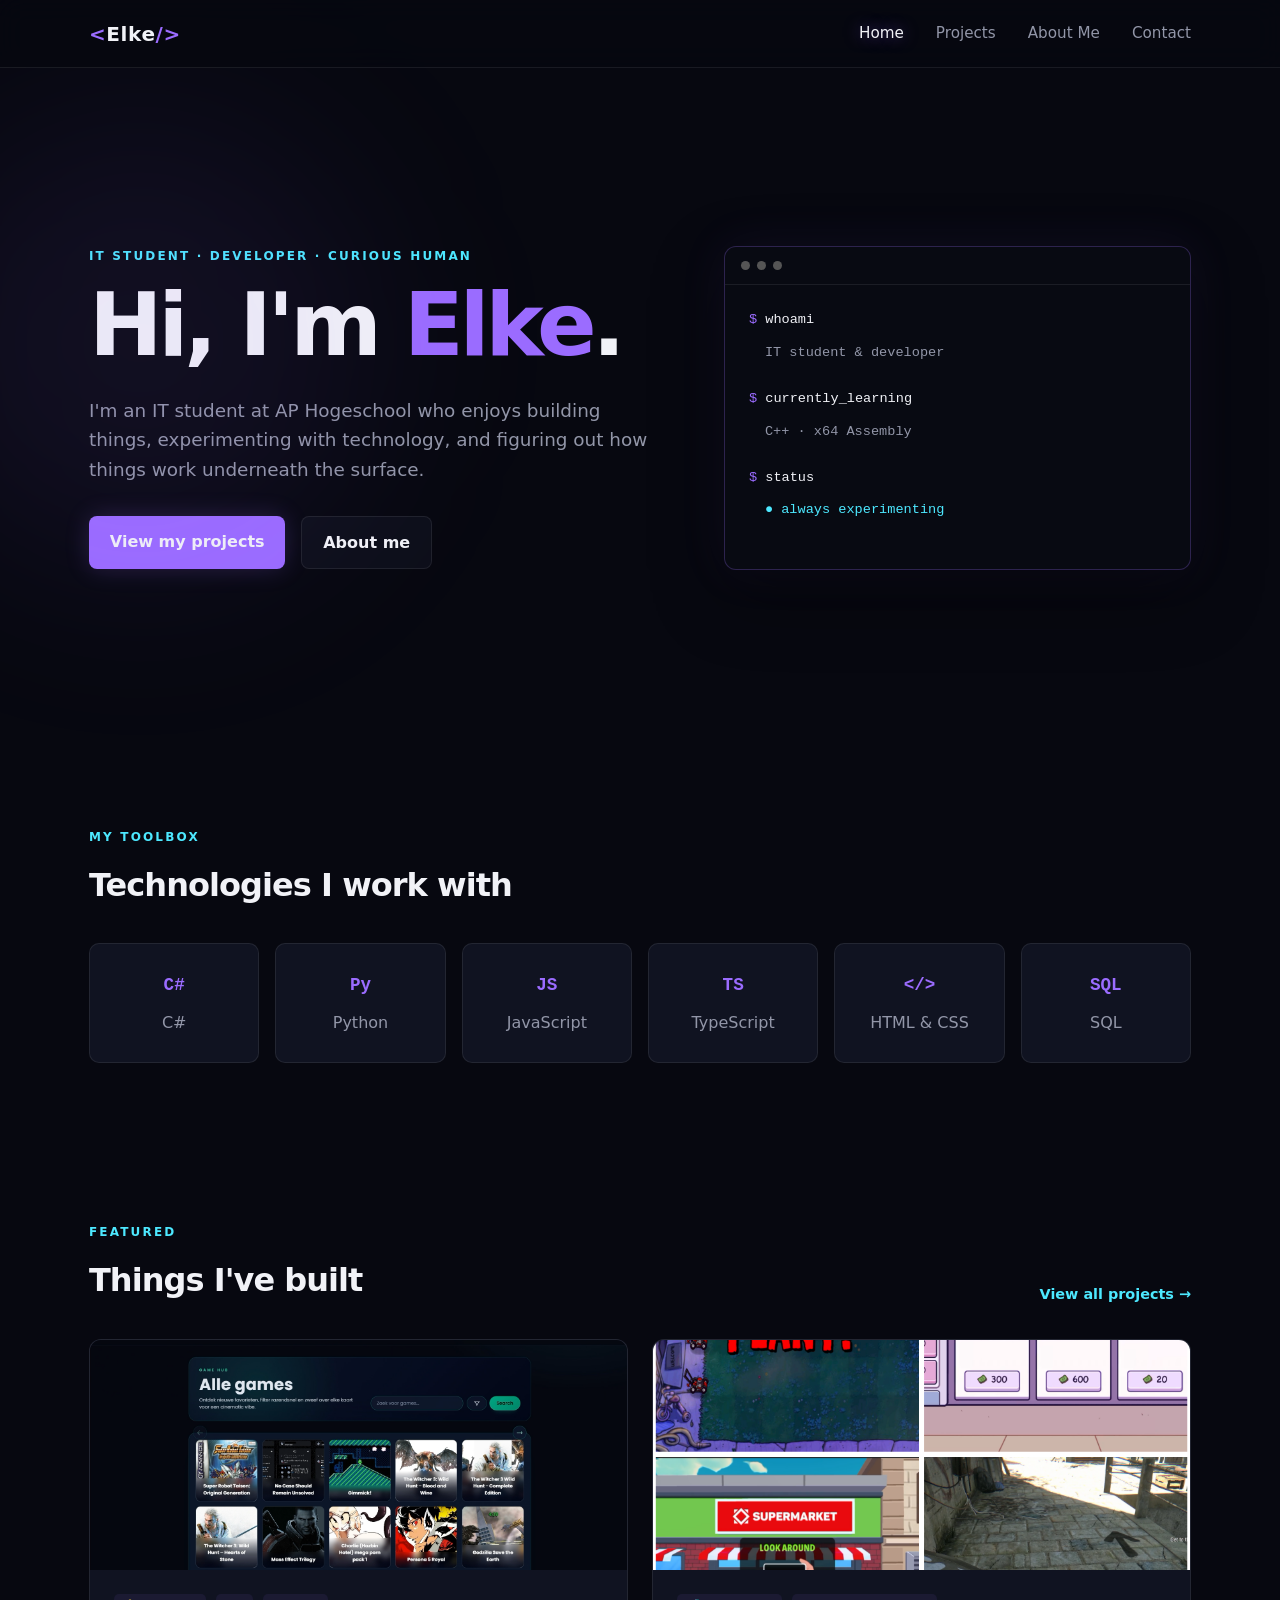
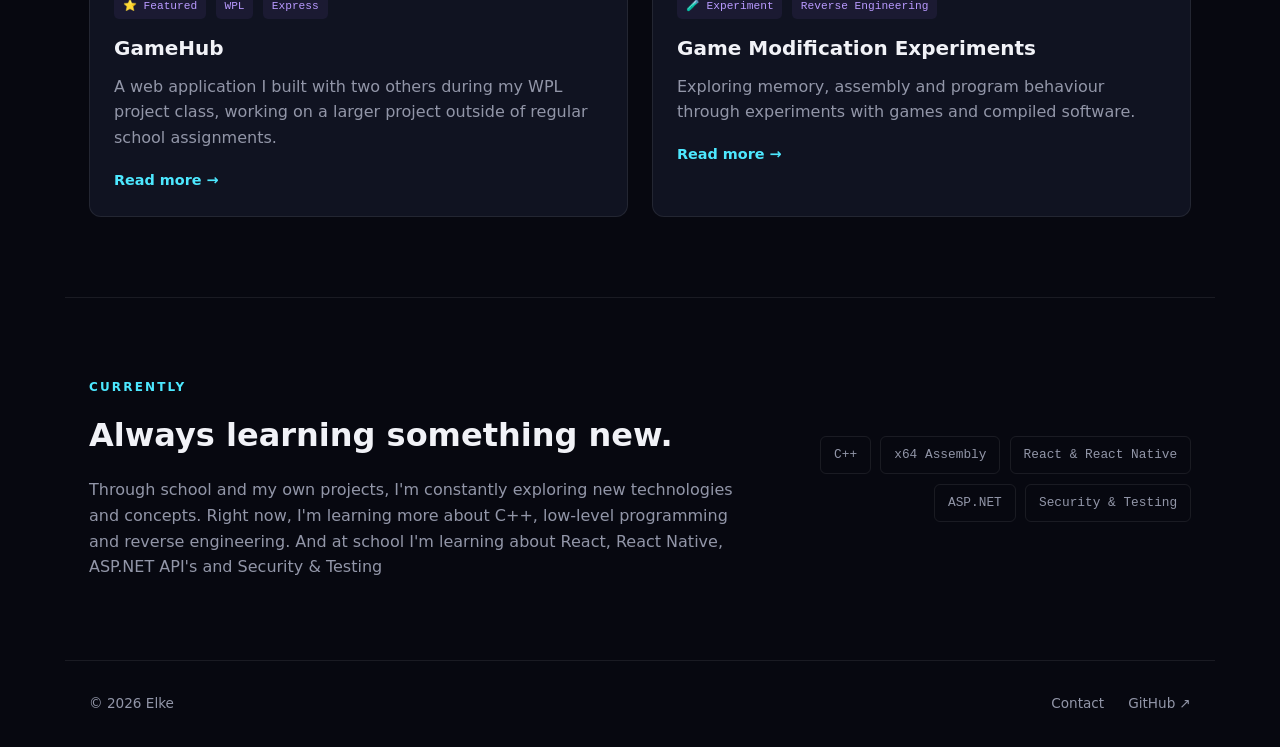
<file: index.html>
<!DOCTYPE html>
<html lang="en">
<head>
    <meta charset="UTF-8">
    <meta name="viewport" content="width=device-width, initial-scale=1.0">

    <title>Elke | IT Student & Developer</title>

    <link rel="stylesheet" href="css/style.css">
</head>

<body>

    <header class="site-header">
        <nav class="navbar">
            <a href="index.html" class="logo">
                <span>&lt;</span>Elke<span>/&gt;</span>
            </a>

            <div class="nav-links">
                <a href="index.html" class="active">Home</a>
                <a href="projects.html">Projects</a>
                <a href="about.html">About Me</a>
                <a href="contact.html">Contact</a>
            </div>
        </nav>
    </header>


    <main>

        <!-- Hero -->
        <section class="hero">

            <div class="hero-content">

                <p class="eyebrow">IT STUDENT · DEVELOPER · CURIOUS HUMAN</p>

                <h1>
                    Hi, I'm <span>Elke</span>.
                </h1>

                <p class="hero-text">
                    I'm an IT student at AP Hogeschool who enjoys building things,
                    experimenting with technology, and figuring out how things work
                    underneath the surface.
                </p>

                <div class="hero-buttons">
                    <a href="projects.html" class="button primary">
                        View my projects
                    </a>

                    <a href="about.html" class="button secondary">
                        About me
                    </a>
                </div>

            </div>

            <div class="hero-decoration">
                <div class="terminal">
                    <div class="terminal-bar">
                        <span></span>
                        <span></span>
                        <span></span>
                    </div>

                    <div class="terminal-content">
                        <p><span class="purple">$</span> whoami</p>
                        <p class="terminal-output">IT student & developer</p>

                        <p><span class="purple">$</span> currently_learning</p>
                        <p class="terminal-output">C++ · x64 Assembly</p>

                        <p><span class="purple">$</span> status</p>
                        <p class="terminal-output status">● always experimenting</p>
                    </div>
                </div>
            </div>

        </section>


        <!-- Technologies -->
        <section class="section">

            <div class="section-heading">
                <p class="eyebrow">MY TOOLBOX</p>
                <h2>Technologies I work with</h2>
            </div>

            <div class="tech-grid">

                <div class="tech-card">
                    <span class="tech-icon">C#</span>
                    <span>C#</span>
                </div>

                <div class="tech-card">
                    <span class="tech-icon">Py</span>
                    <span>Python</span>
                </div>

                <div class="tech-card">
                    <span class="tech-icon">JS</span>
                    <span>JavaScript</span>
                </div>

                <div class="tech-card">
                    <span class="tech-icon">TS</span>
                    <span>TypeScript</span>
                </div>

                <div class="tech-card">
                    <span class="tech-icon">&lt;/&gt;</span>
                    <span>HTML & CSS</span>
                </div>

                <div class="tech-card">
                    <span class="tech-icon">SQL</span>
                    <span>SQL</span>
                </div>

            </div>

        </section>


        <!-- Featured projects -->
        <section class="section">

            <div class="section-heading section-heading-row">

                <div>
                    <p class="eyebrow">FEATURED</p>
                    <h2>Things I've built</h2>
                </div>

                <a href="projects.html" class="text-link">
                    View all projects →
                </a>

            </div>


            <div class="project-grid">

                <article class="project-card">

                    <div class="project-image">

                        <img
                        src="./images/projects/Gamehub/Gamehub.png"
                        alt="GameHub web application">

                    </div>

                    <div class="project-content">

                        <div class="project-meta">
                            <span>⭐ Featured</span>
                            <span>WPL</span>
                            <span>Express</span>
                        </div>

                        <h3>GameHub</h3>

                        <p>
                            A web application I built with two others during
                            my WPL project class, working on a larger project
                            outside of regular school assignments.
                        </p>

                        <a href="./project.html?id=gamehub" class="text-link">
                            Read more →
                        </a>

                    </div>

                </article>


                <article class="project-card">

                    <div class="project-image">

                        <img
                            src="./images/projects/Modification_showcase.png"
                            alt="Game modification showcase image">

                    </div>

                    <div class="project-content">

                        <div class="project-meta">
                            <span>🧪 Experiment</span>
                            <span>Reverse Engineering</span>
                        </div>

                        <h3>Game Modification Experiments</h3>

                        <p>
                            Exploring memory, assembly and program behaviour
                            through experiments with games and compiled software.
                        </p>

                        <a href="./mini-projects.html" class="text-link">
                            Read more →
                        </a>

                    </div>

                </article>

            </div>

        </section>


        <!-- Currently -->
        <section class="section currently">

            <div class="currently-content">

                <p class="eyebrow">CURRENTLY</p>

                <h2>Always learning something new.</h2>

                <p>
                    Through school and my own projects, I'm constantly exploring
                    new technologies and concepts. Right now, I'm learning more
                    about C++, low-level programming and reverse engineering. And at school I'm learning
                    about React, React Native, ASP.NET API's and Security & Testing
                </p>

            </div>

            <div class="currently-tags">
                <span>C++</span>
                <span>x64 Assembly</span>
                <span>React & React Native</span>
                <span>ASP.NET</span>
                <span>Security & Testing</span>
            </div>

        </section>

    </main>


<footer class="site-footer">

    <p>
        © 2026 Elke
    </p>

    <div>
        <a href="contact.html">Contact</a>
        <a href="https://github.com/Elke-K" target="_blank" rel="noopener">
            GitHub ↗
        </a>
    </div>

</footer>
    
</body>
</html>
</file>
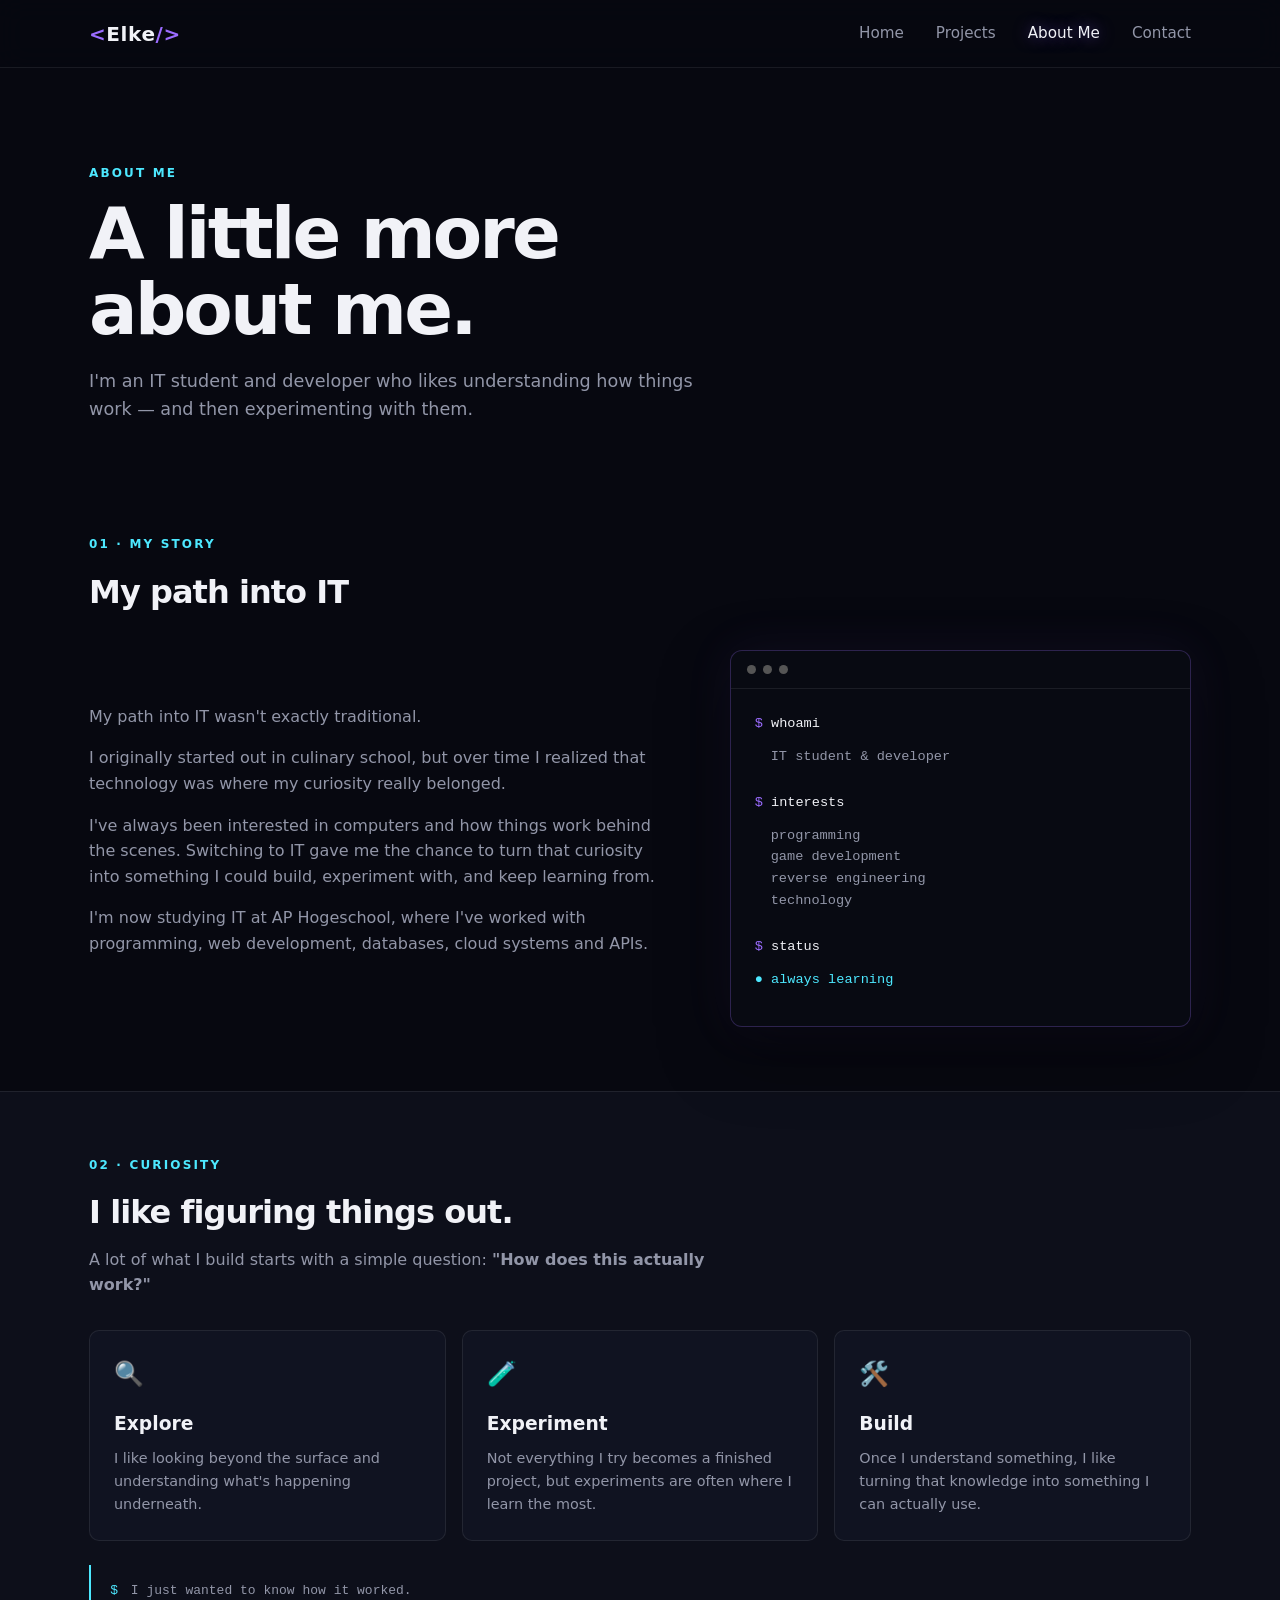
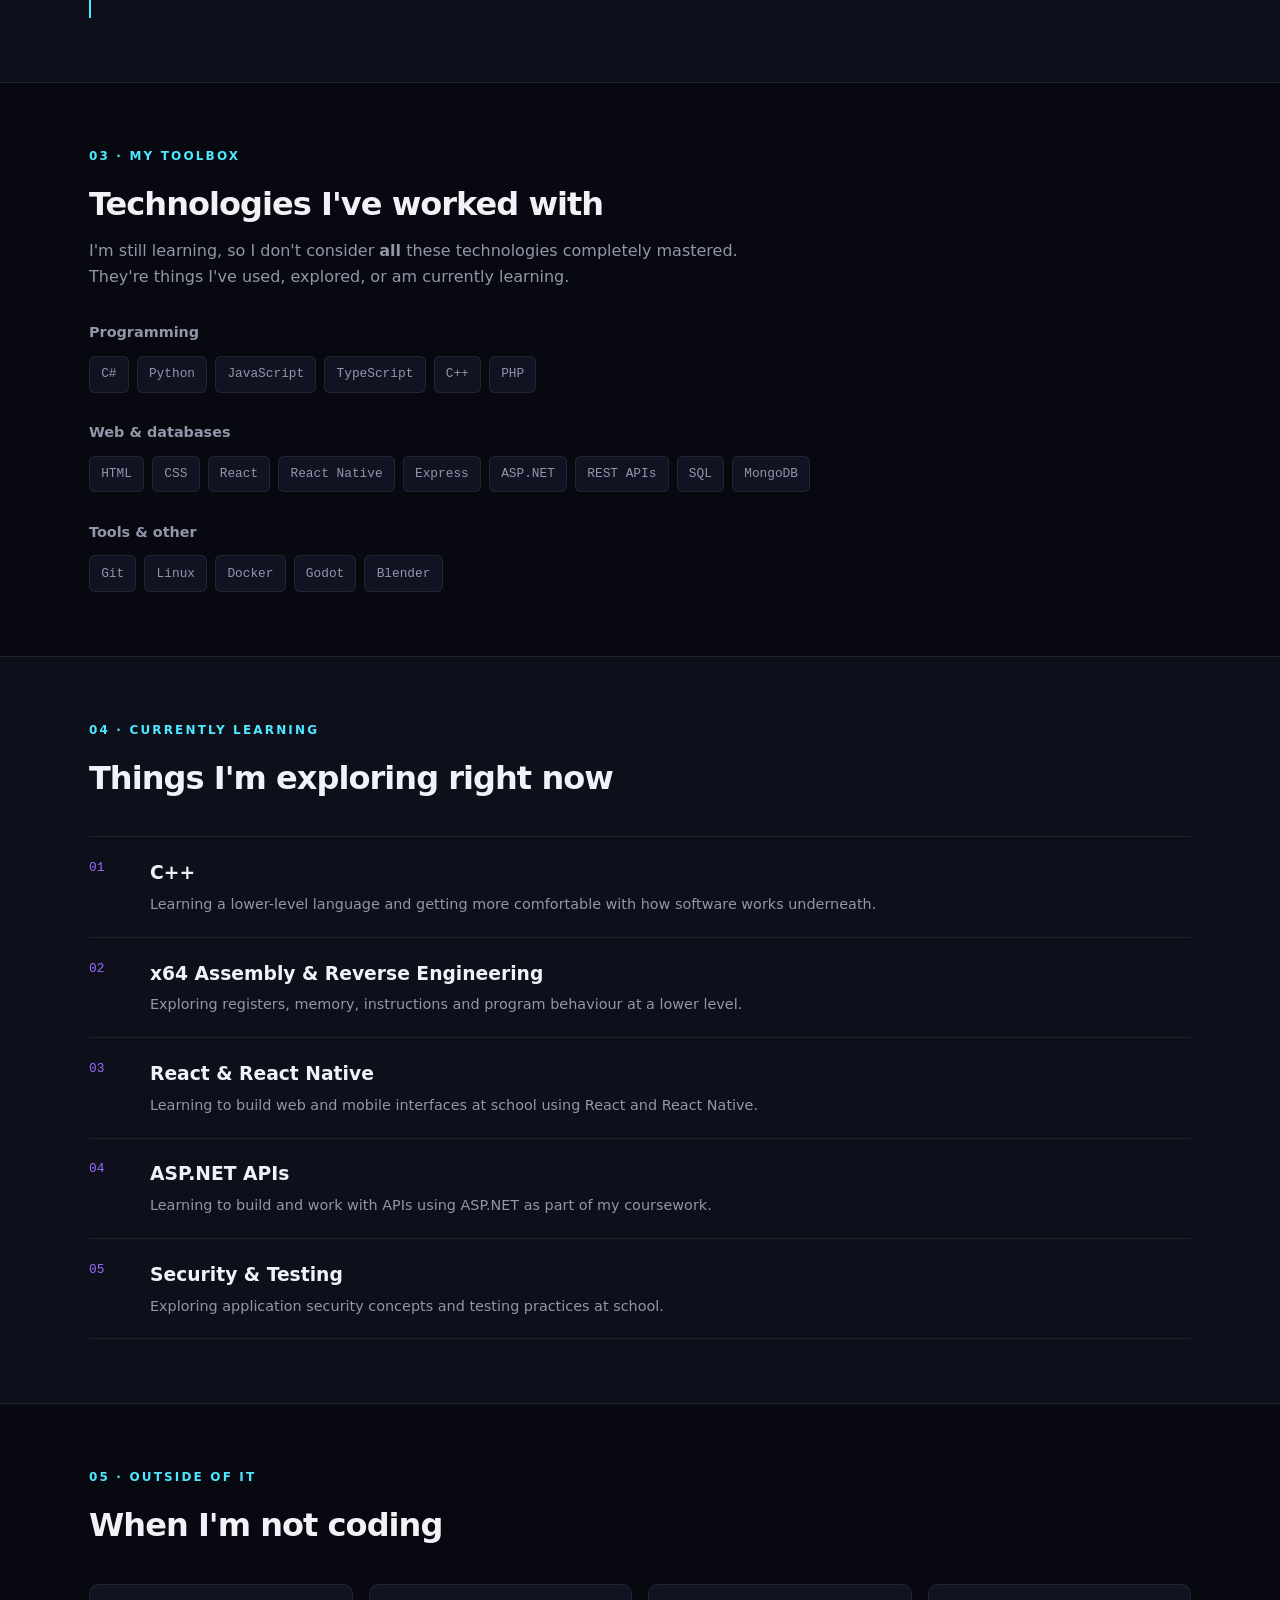
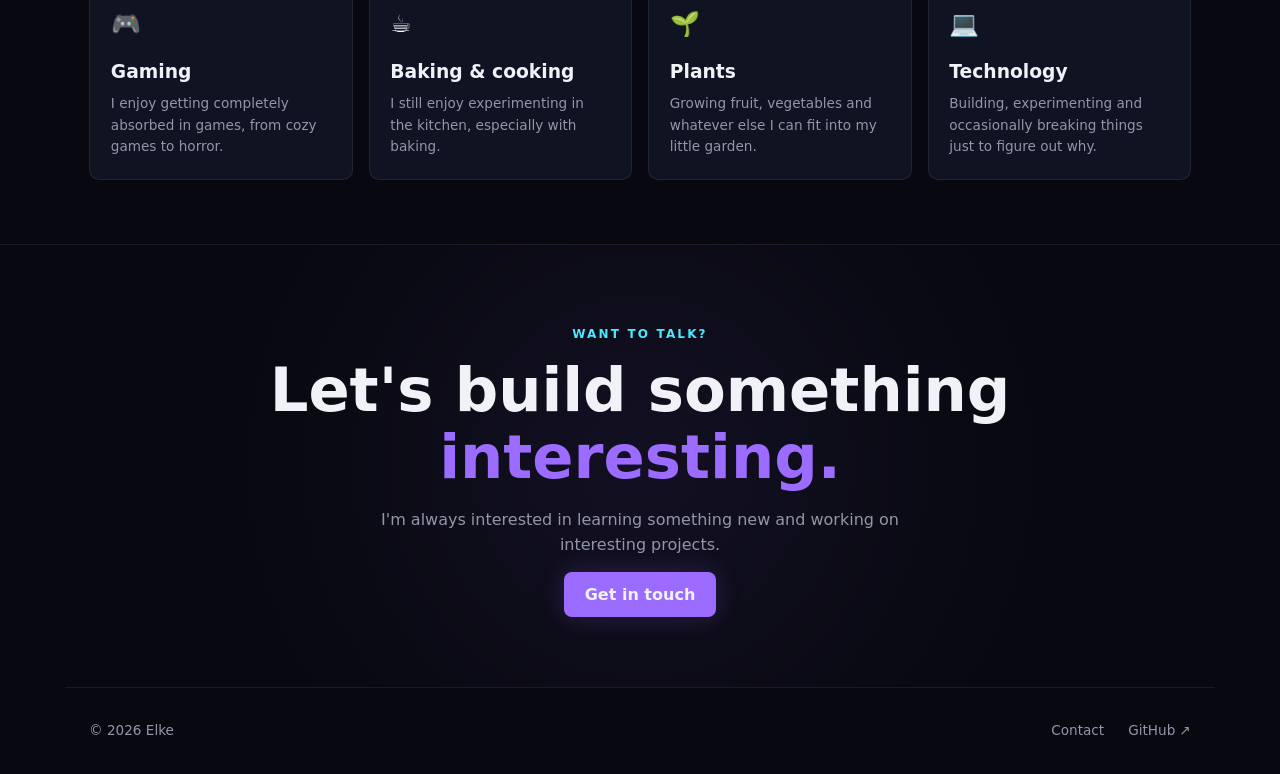
<file: about.html>
<!DOCTYPE html>
<html lang="en">
<head>
    <meta charset="UTF-8">
    <meta name="viewport" content="width=device-width, initial-scale=1.0">

    <title>About Me</title>

    <link rel="stylesheet" href="css/style.css">
</head>

<body>

<header class="site-header">
    <div class="navbar">

        <a href="index.html" class="logo">
            <span>&lt;</span>Elke<span>/&gt;</span>
        </a>

        <nav class="nav-links">
            <a href="index.html">Home</a>
            <a href="projects.html">Projects</a>
            <a href="about.html" class="active">About Me</a>
            <a href="contact.html">Contact</a>
        </nav>

    </div>
</header>


<main>

    <!-- Page Hero -->
    <section class="page-hero">

        <p class="eyebrow">ABOUT ME</p>

        <h1>
            A little more<br>
            <span>about me.</span>
        </h1>

        <p>
            I'm an IT student and developer who likes understanding how
            things work — and then experimenting with them.
        </p>

    </section>


    <!-- My Story -->
    <section class="about-section">

        <div class="section-heading">
            <p class="eyebrow">01 · MY STORY</p>
            <h2>My path into IT</h2>
        </div>

        <div class="about-story">

            <div class="about-text">

                <p>
                    My path into IT wasn't exactly traditional.
                </p>

                <p>
                    I originally started out in culinary school, but over
                    time I realized that technology was where my curiosity
                    really belonged. 
                </p>

                <p>
                    I've always been interested in computers and how things
                    work behind the scenes. Switching to IT gave me the chance
                    to turn that curiosity into something I could build,
                    experiment with, and keep learning from.
                </p>

                <p>
                    I'm now studying IT at AP Hogeschool, where I've worked
                    with programming, web development, databases, cloud
                    systems and APIs.
                </p>

            </div>


            <div class="terminal about-terminal">

                <div class="terminal-bar">
                    <span></span>
                    <span></span>
                    <span></span>
                </div>

                <div class="terminal-content">

                    <p>
                        <span class="purple">$</span> whoami
                    </p>

                    <p class="terminal-output">
                        IT student & developer
                    </p>

                    <p>
                        <span class="purple">$</span> interests
                    </p>

                    <p class="terminal-output">
                        programming<br>
                        game development<br>
                        reverse engineering<br>
                        technology
                    </p>

                    <p>
                        <span class="purple">$</span> status
                    </p>

                    <p class="status">
                        ● always learning
                    </p>

                </div>

            </div>

        </div>

    </section>


    <!-- Curiosity -->
    <section class="about-section about-dark-section">

        <div class="section-heading">

            <p class="eyebrow">02 · CURIOSITY</p>

            <h2>I like figuring things out.</h2>

            <p class="section-description">
                A lot of what I build starts with a simple question:
                <strong>"How does this actually work?"</strong>
            </p>

        </div>


        <div class="about-card-grid">

            <div class="about-card">

                <div class="about-card-icon">🔍</div>

                <h3>Explore</h3>

                <p>
                    I like looking beyond the surface and understanding
                    what's happening underneath.
                </p>

            </div>


            <div class="about-card">

                <div class="about-card-icon">🧪</div>

                <h3>Experiment</h3>

                <p>
                    Not everything I try becomes a finished project, but
                    experiments are often where I learn the most.
                </p>

            </div>


            <div class="about-card">

                <div class="about-card-icon">🛠️</div>

                <h3>Build</h3>

                <p>
                    Once I understand something, I like turning that
                    knowledge into something I can actually use.
                </p>

            </div>

        </div>


        <div class="about-quote">
            <span>$</span>
            <p>I just wanted to know how it worked.</p>
        </div>

    </section>


    <!-- Toolbox -->
    <section class="about-section">

        <div class="section-heading">

            <p class="eyebrow">03 · MY TOOLBOX</p>

            <h2>Technologies I've worked with</h2>

            <p class="section-description">
                I'm still learning, so I don't consider <strong>all</strong> these technologies
                completely mastered. They're things I've used, explored,
                or am currently learning.
            </p>

        </div>


        <div class="toolbox">

            <div class="tool-group">

                <h3>Programming</h3>

                <div class="tag-list">
                    <span>C#</span>
                    <span>Python</span>
                    <span>JavaScript</span>
                    <span>TypeScript</span>
                    <span>C++</span>
                    <span>PHP</span>
                </div>

            </div>


            <div class="tool-group">

                <h3>Web & databases</h3>

                <div class="tag-list">
                    <span>HTML</span>
                    <span>CSS</span>
                    <span>React</span>
                    <span>React Native</span>
                    <span>Express</span>
                    <span>ASP.NET</span>
                    <span>REST APIs</span>
                    <span>SQL</span>
                    <span>MongoDB</span>
                </div>

            </div>


            <div class="tool-group">

                <h3>Tools & other</h3>

                <div class="tag-list">
                    <span>Git</span>
                    <span>Linux</span>
                    <span>Docker</span>
                    <span>Godot</span>
                    <span>Blender</span>
                </div>

            </div>

        </div>

    </section>


    <!-- Currently Learning -->
    <section class="about-section about-dark-section">

        <div class="section-heading">

            <p class="eyebrow">04 · CURRENTLY LEARNING</p>

            <h2>Things I'm exploring right now</h2>

        </div>


        <div class="learning-list">



            <div class="learning-item">

                <span class="learning-number">01</span>

                <div>
                    <h3>C++</h3>

                    <p>
                        Learning a lower-level language and getting more
                        comfortable with how software works underneath.
                    </p>
                </div>

            </div>


            <div class="learning-item">

                <span class="learning-number">02</span>

                <div>
                    <h3>x64 Assembly & Reverse Engineering</h3>

                    <p>
                        Exploring registers, memory, instructions and
                        program behaviour at a lower level.
                    </p>
                </div>

            </div>


            <div class="learning-item">

                <span class="learning-number">03</span>

                <div>
                    <h3>React & React Native</h3>

                    <p>
                        Learning to build web and mobile interfaces at
                        school using React and React Native.
                    </p>
                </div>

            </div>


            <div class="learning-item">

                <span class="learning-number">04</span>

                <div>
                    <h3>ASP.NET APIs</h3>

                    <p>
                        Learning to build and work with APIs using
                        ASP.NET as part of my coursework.
                    </p>
                </div>

            </div>


            <div class="learning-item">

                <span class="learning-number">05</span>

                <div>
                    <h3>Security & Testing</h3>

                    <p>
                        Exploring application security concepts and
                        testing practices at school.
                    </p>
                </div>

            </div>

        </div>

    </section>


    <!-- Outside IT -->
    <section class="about-section">

        <div class="section-heading">

            <p class="eyebrow">05 · OUTSIDE OF IT</p>

            <h2>When I'm not coding</h2>

        </div>


        <div class="hobby-grid">

            <div class="hobby-card">
                <span>🎮</span>
                <h3>Gaming</h3>
                <p>
                    I enjoy getting completely absorbed in games,
                    from cozy games to horror.
                </p>
            </div>


            <div class="hobby-card">
                <span>☕</span>
                <h3>Baking & cooking</h3>
                <p>
                    I still enjoy experimenting in the kitchen,
                    especially with baking.
                </p>
            </div>


            <div class="hobby-card">
                <span>🌱</span>
                <h3>Plants</h3>
                <p>
                    Growing fruit, vegetables and whatever else I can
                    fit into my little garden.
                </p>
            </div>


            <div class="hobby-card">
                <span>💻</span>
                <h3>Technology</h3>
                <p>
                    Building, experimenting and occasionally breaking
                    things just to figure out why.
                </p>
            </div>

        </div>

    </section>


    <!-- CTA -->
    <section class="about-cta">

        <p class="eyebrow">WANT TO TALK?</p>

        <h2>
            Let's build something<br>
            <span>interesting.</span>
        </h2>

        <p>
            I'm always interested in learning something new and working
            on interesting projects.
        </p>

        <a href="contact.html" class="button primary">
            Get in touch
        </a>

    </section>

</main>


<footer class="site-footer">

    <p>
        © 2026 Elke
    </p>

    <div>
        <a href="contact.html">Contact</a>
        <a href="https://github.com/Elke-K" target="_blank" rel="noopener">
            GitHub ↗
        </a>
    </div>

</footer>




</body>
</html>
</file>
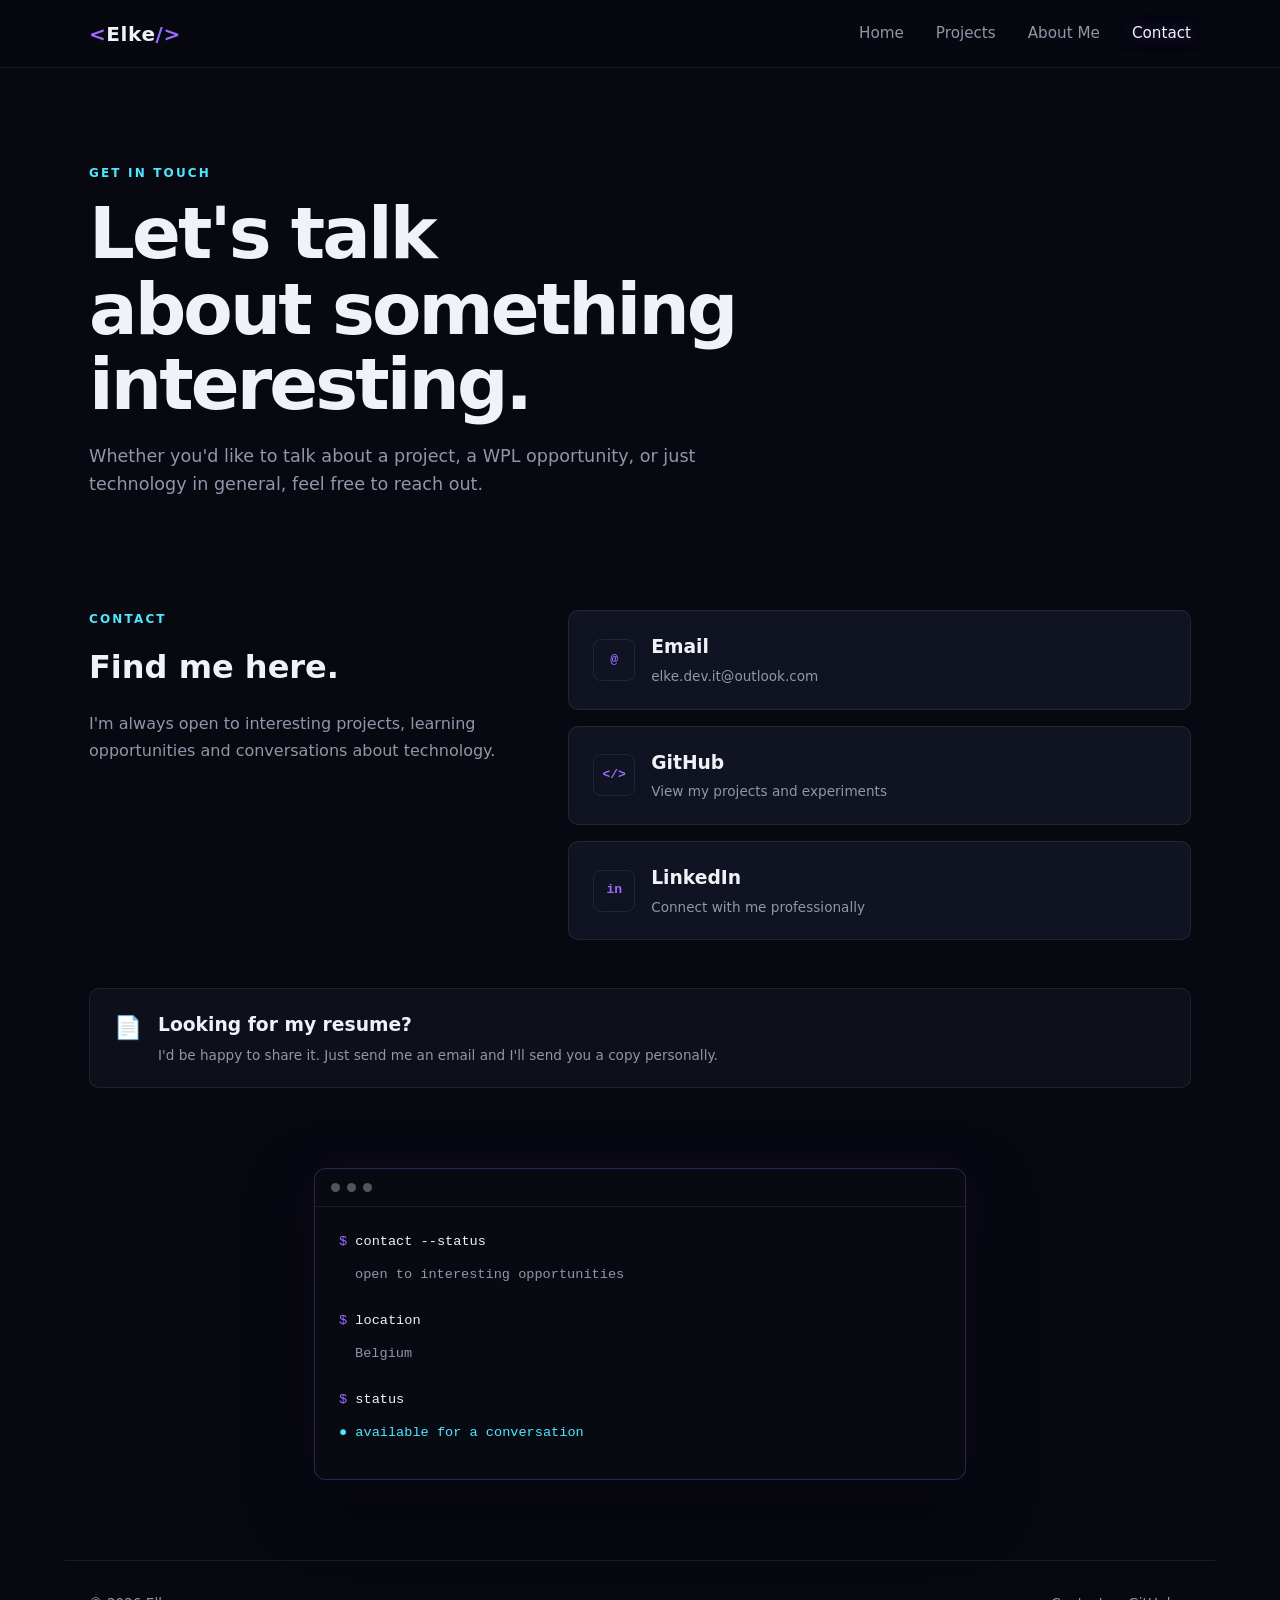
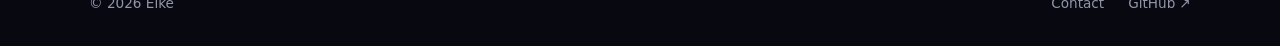
<file: contact.html>
<!DOCTYPE html>
<html lang="en">
<head>
    <meta charset="UTF-8">
    <meta name="viewport" content="width=device-width, initial-scale=1.0">

    <title>Contact Me</title>

    <link rel="stylesheet" href="css/style.css">
</head>

<body>

<header class="site-header">
    <div class="navbar">

        <a href="index.html" class="logo">
            <span>&lt;</span>Elke<span>/&gt;</span>
        </a>

        <nav class="nav-links">
            <a href="index.html">Home</a>
            <a href="projects.html">Projects</a>
            <a href="about.html">About Me</a>
            <a href="contact.html" class="active">Contact</a>
        </nav>

    </div>
</header>


<main>

    <!-- Page Hero -->
    <section class="page-hero">

        <p class="eyebrow">GET IN TOUCH</p>

        <h1>
            Let's talk<br>
            <span>about something interesting.</span>
        </h1>

        <p>
            Whether you'd like to talk about a project, a WPL opportunity,
            or just technology in general, feel free to reach out.
        </p>

    </section>


    <!-- Contact -->
    <section class="contact-section">

        <div class="contact-content">

            <div class="contact-intro">

                <p class="eyebrow">CONTACT</p>

                <h2>Find me here.</h2>

                <p>
                    I'm always open to interesting projects, learning
                    opportunities and conversations about technology.
                </p>

            </div>


            <div class="contact-links">

                <a href="mailto:elke.dev.it@outlook.com" class="contact-card">

                    <span class="contact-icon">@</span>

                    <div>
                        <h3>Email</h3>
                        <p>elke.dev.it@outlook.com</p>
                    </div>

                </a>


                <a href="https://github.com/Elke-K"
                   class="contact-card"
                   target="_blank"
                   rel="noopener noreferrer">

                    <span class="contact-icon">&lt;/&gt;</span>

                    <div>
                        <h3>GitHub</h3>
                        <p>View my projects and experiments</p>
                    </div>

                </a>


                <a href="https://www.linkedin.com/in/elke-k-98091743a/"
                   class="contact-card"
                   target="_blank"
                   rel="noopener noreferrer">

                    <span class="contact-icon">in</span>

                    <div>
                        <h3>LinkedIn</h3>
                        <p>Connect with me professionally</p>
                    </div>

                </a>

            </div>
            

        </div>

        <div class="resume-note">

            <span class="resume-note-icon">📄</span>

            <div>
                <h3>Looking for my resume?</h3>

                <p>
                    I'd be happy to share it. Just send me an email and I'll
                    send you a copy personally.
                </p>
            </div>

        </div>

    </section>


    <!-- Small terminal -->
    <section class="contact-terminal-section">

        <div class="terminal">

            <div class="terminal-bar">
                <span></span>
                <span></span>
                <span></span>
            </div>

            <div class="terminal-content">

                <p>
                    <span class="purple">$</span> contact --status
                </p>

                <p class="terminal-output">
                    open to interesting opportunities
                </p>

                <p>
                    <span class="purple">$</span> location
                </p>

                <p class="terminal-output">
                    Belgium
                </p>

                <p>
                    <span class="purple">$</span> status
                </p>

                <p class="status">
                    ● available for a conversation
                </p>

            </div>

        </div>

    </section>

</main>


<footer class="site-footer">

    <p>
        © 2026 Elke
    </p>

    <div>
        <a href="contact.html">Contact</a>
        <a href="https://github.com/Elke-K" target="_blank" rel="noopener">
            GitHub ↗
        </a>
    </div>

</footer>




</body>
</html>
</file>
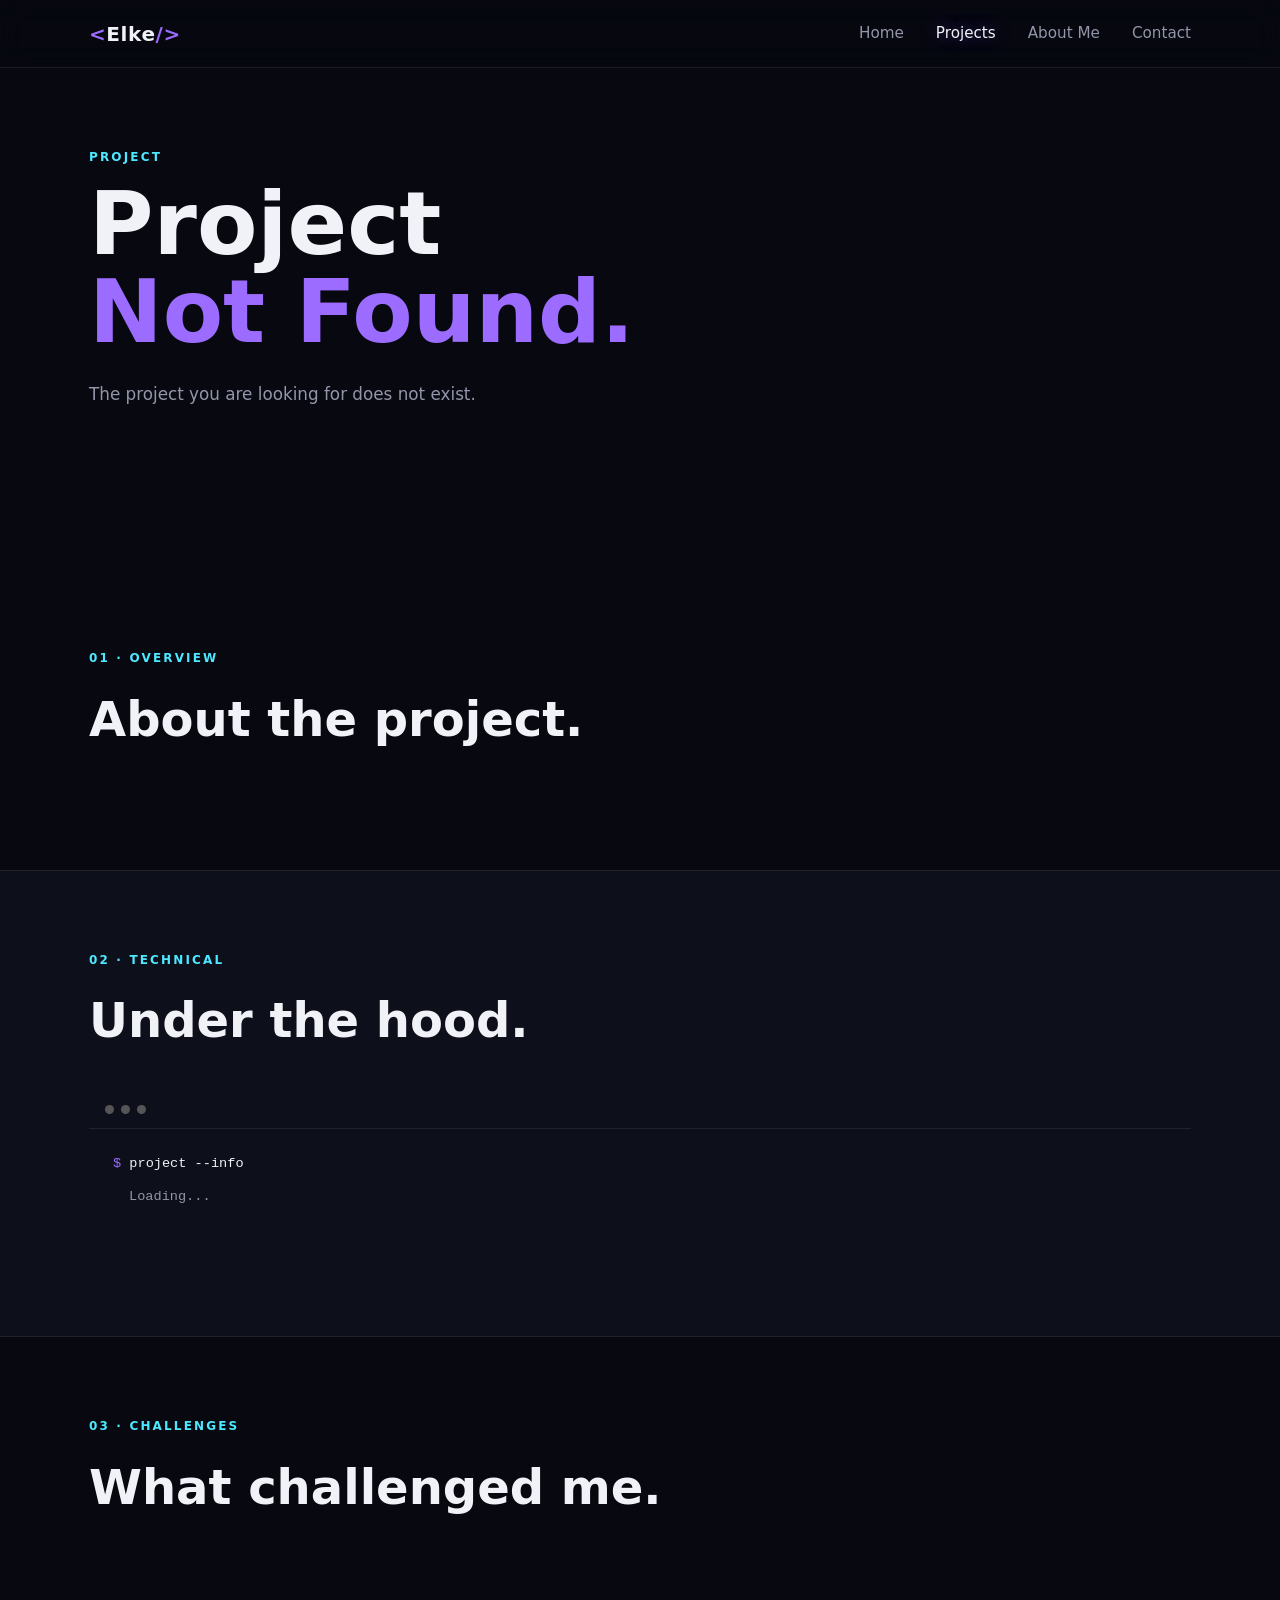
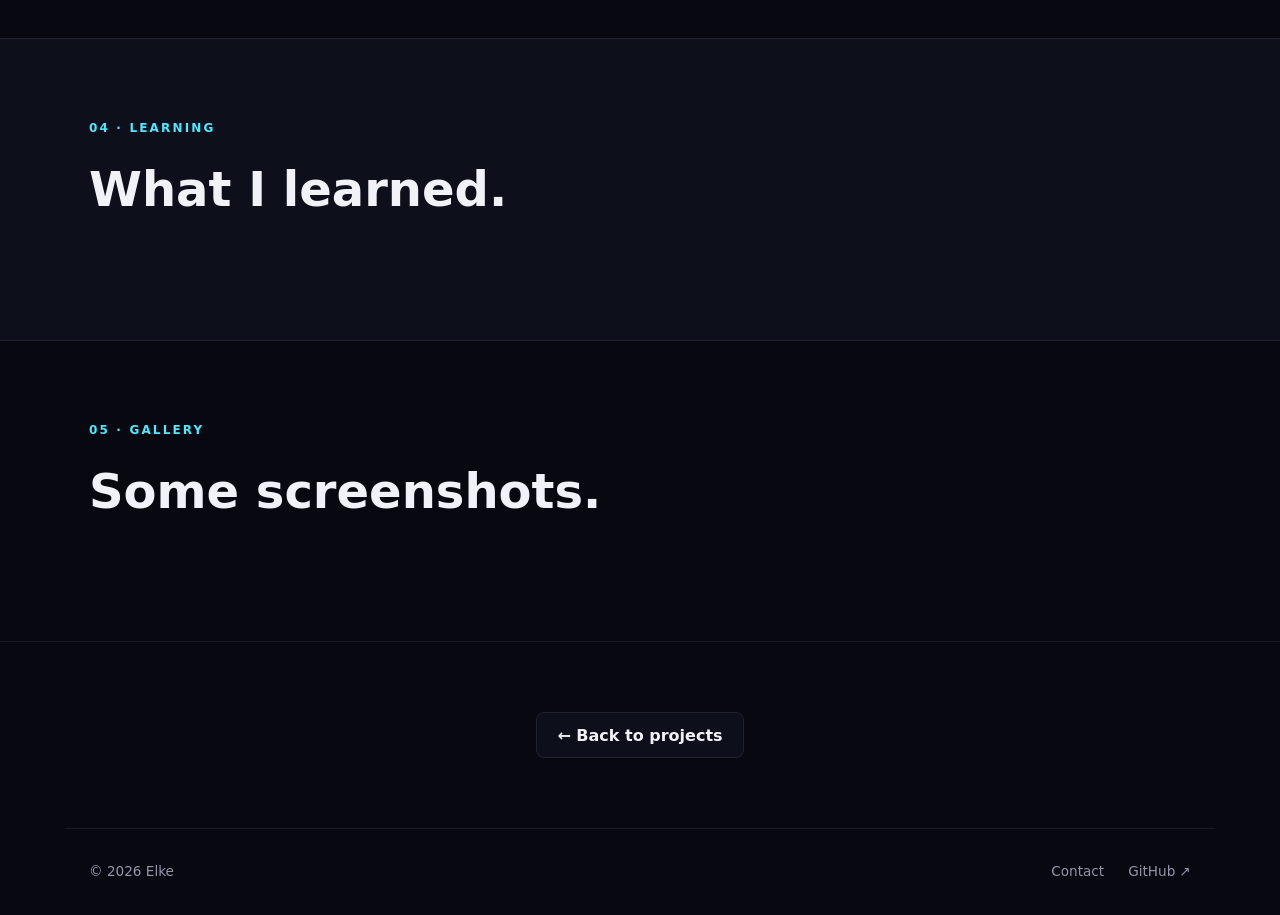
<file: project.html>
<!DOCTYPE html>
<html lang="en">
<head>
    <meta charset="UTF-8">
    <meta name="viewport" content="width=device-width, initial-scale=1.0">

    <title>Project</title>

    <link rel="stylesheet" href="css/style.css">
</head>

<body>

<header class="site-header">
    <nav class="navbar">
        <a href="index.html" class="logo">
            <span>&lt;</span>Elke<span>/&gt;</span>
        </a>

        <div class="nav-links">
            <a href="index.html">Home</a>
            <a href="projects.html" class="active">Projects</a>
            <a href="about.html">About Me</a>
            <a href="contact.html">Contact</a>
        </div>
    </nav>
</header>


<main>

    <!-- Project Hero -->
    <section class="project-detail-hero">

        <p class="eyebrow" id="project-category">
            PROJECT
        </p>

        <h1 id="project-title">
            Project<br>
            <span>Name.</span>
        </h1>

        <p class="project-detail-intro" id="project-intro">
            Loading project...
        </p>

        <div class="project-detail-meta" id="project-meta">
            <!-- Filled by JavaScript -->
        </div>

        <div class="project-actions" id="project-actions">
            <!-- Filled by JavaScript -->
        </div>

    </section>


    <!-- Main Media -->
    <section class="project-detail-media" id="project-media">
        <!-- Filled by JavaScript -->
    </section>


    <!-- Overview -->
    <section class="project-detail-section">

        <div class="project-detail-heading">
            <p class="eyebrow">01 · OVERVIEW</p>
            <h2>About the project.</h2>
        </div>

        <div class="project-detail-text" id="project-overview">
            <!-- Filled by JavaScript -->
        </div>

    </section>


    <!-- Technical Implementation -->
    <section class="project-detail-section project-detail-dark">

        <div class="project-detail-heading">
            <p class="eyebrow">02 · TECHNICAL</p>
            <h2>Under the hood.</h2>
        </div>

        <div class="project-detail-text" id="project-technical">
            <!-- Filled by JavaScript -->
        </div>

        <div class="project-code-block" id="project-tech-block">
            <div class="terminal-bar">
                <span></span>
                <span></span>
                <span></span>
            </div>

            <div class="terminal-content">
                <p>
                    <span class="purple">$</span>
                    project --info
                </p>

                <p class="terminal-output" id="project-tech-output">
                    Loading...
                </p>
            </div>
        </div>

    </section>


    <!-- Challenges -->
    <section class="project-detail-section">

        <div class="project-detail-heading">
            <p class="eyebrow">03 · CHALLENGES</p>
            <h2>What challenged me.</h2>
        </div>

        <div class="project-detail-text" id="project-challenges">
            <!-- Filled by JavaScript -->
        </div>

    </section>


    <!-- Learning -->
    <section class="project-detail-section project-detail-dark">

        <div class="project-detail-heading">
            <p class="eyebrow">04 · LEARNING</p>
            <h2>What I learned.</h2>
        </div>

        <div class="project-learning-grid" id="project-learning">
            <!-- Filled by JavaScript -->
        </div>

    </section>


    <!-- Gallery -->
    <section class="project-detail-section" id="project-gallery-section">

        <div class="project-detail-heading">
            <p class="eyebrow">05 · GALLERY</p>
            <h2>Some screenshots.</h2>
        </div>

        <div class="project-gallery" id="project-gallery">
            <!-- Filled by JavaScript -->
        </div>

    </section>


    <!-- Back -->
    <section class="project-detail-end">

        <a href="projects.html" class="button secondary">
            ← Back to projects
        </a>

    </section>

</main>


<footer class="site-footer">

    <p>
        © 2026 Elke
    </p>

    <div>
        <a href="contact.html">Contact</a>
        <a href="https://github.com/Elke-K" target="_blank" rel="noopener">
            GitHub ↗
        </a>
    </div>

</footer>


<script src="js/project.js"></script>

</body>
</html>
</file>
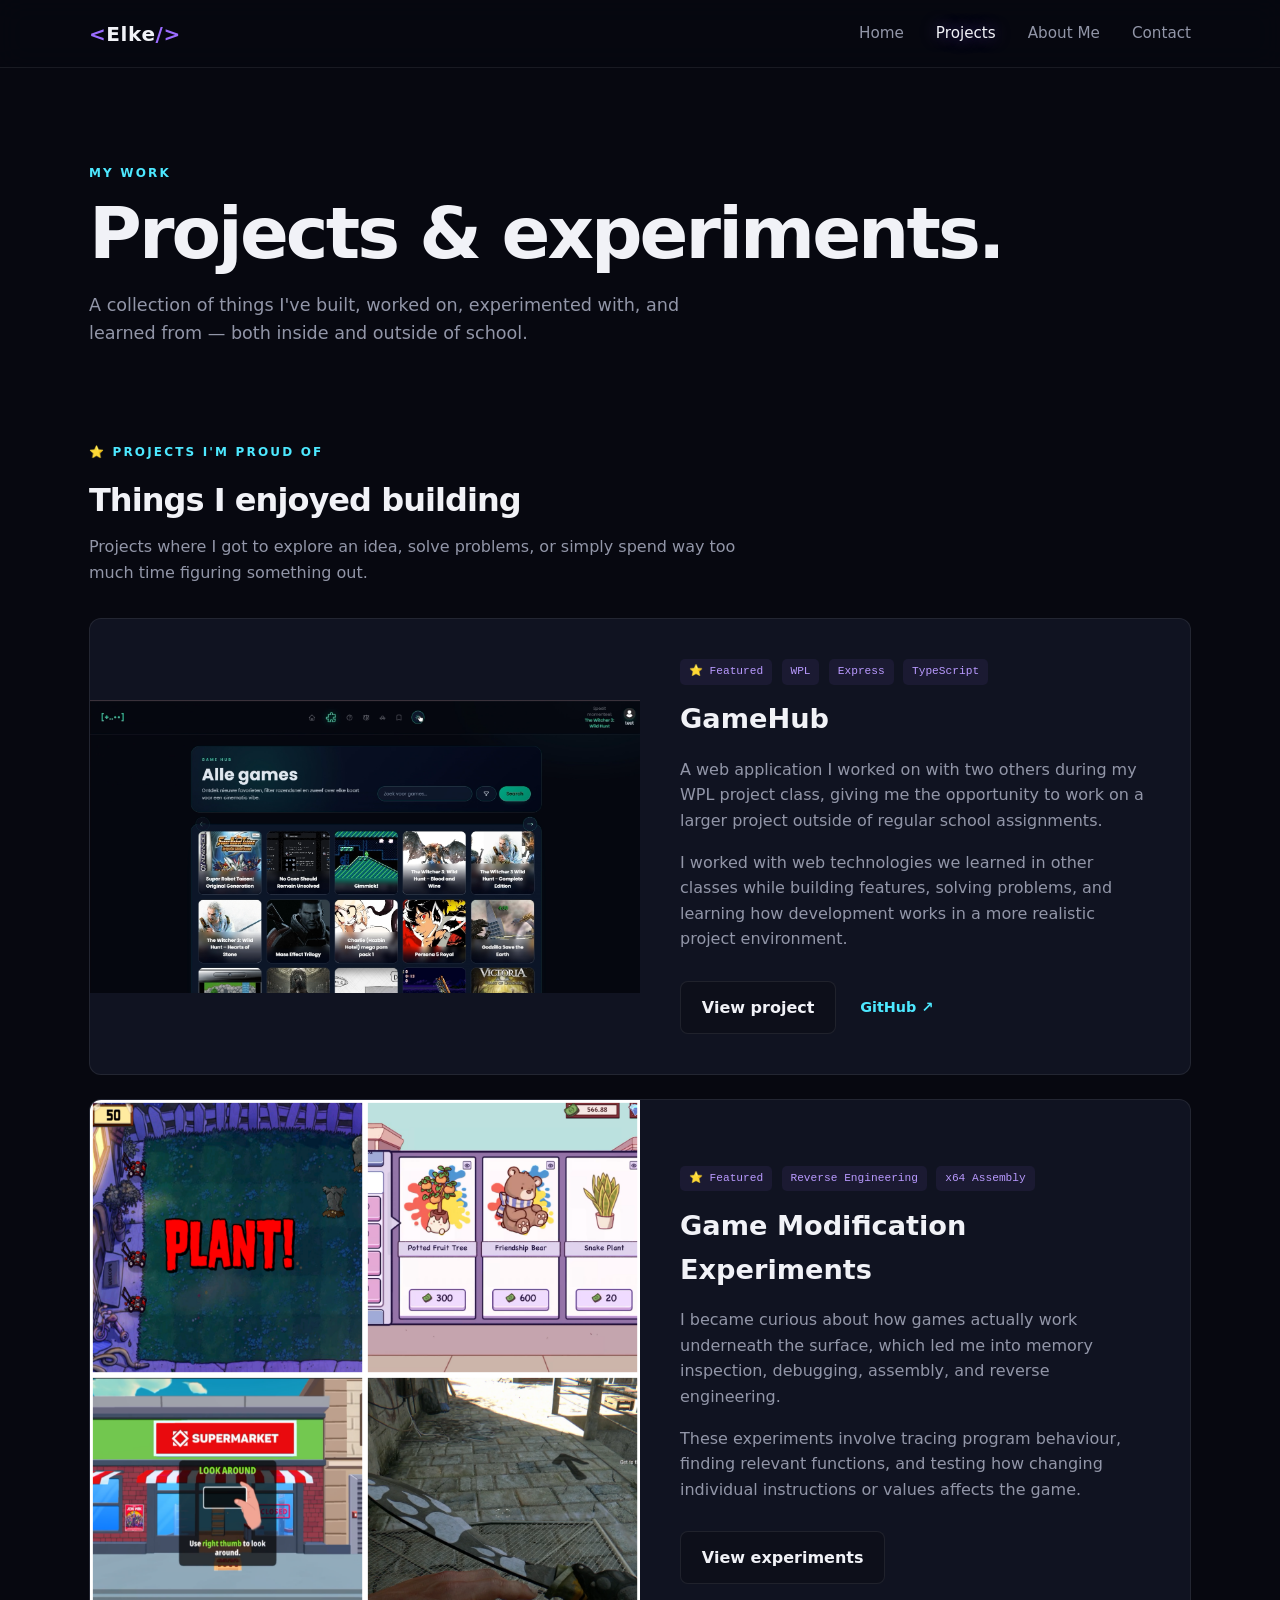
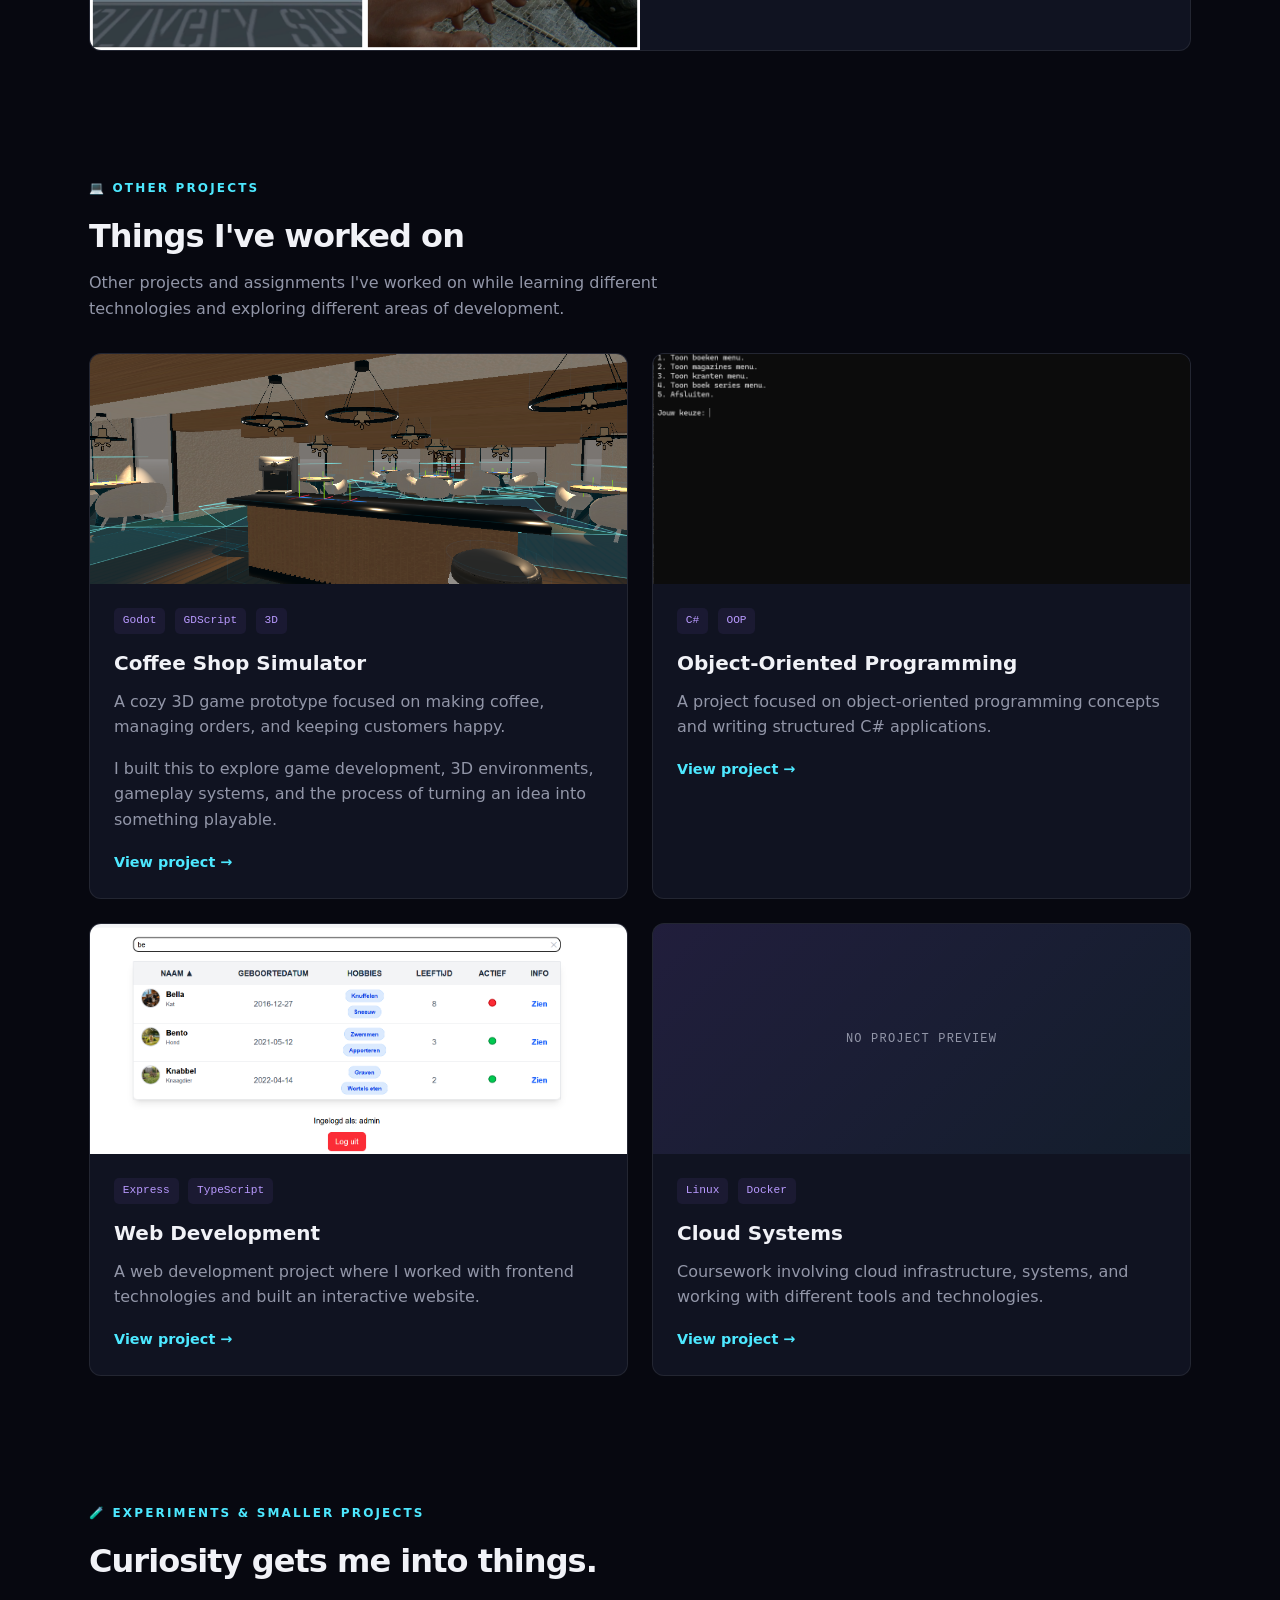
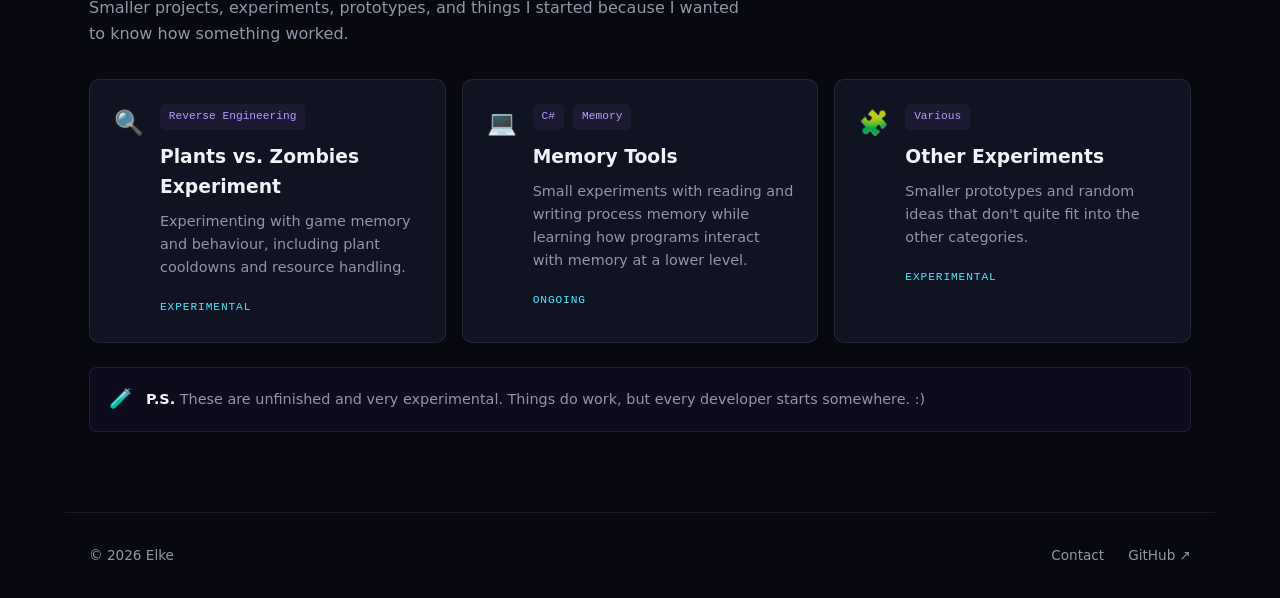
<file: projects.html>
<!DOCTYPE html>
<html lang="en">
<head>
    <meta charset="UTF-8">
    <meta name="viewport" content="width=device-width, initial-scale=1.0">

    <title>My Projects</title>

    <link rel="stylesheet" href="css/style.css">
</head>

<body>

    <header class="site-header">
        <nav class="navbar">

            <a href="index.html" class="logo">
                <span>&lt;</span>Elke<span>/&gt;</span>
            </a>

            <div class="nav-links">
                <a href="index.html">Home</a>
                <a href="projects.html" class="active">Projects</a>
                <a href="about.html">About Me</a>
                <a href="contact.html">Contact</a>
            </div>

        </nav>
    </header>


    <main>

        <!-- Page intro -->

        <section class="page-hero">

            <p class="eyebrow">MY WORK</p>

            <h1>Projects & experiments.</h1>

            <p>
                A collection of things I've built, worked on, experimented with,
                and learned from — both inside and outside of school.
            </p>

        </section>


        <!-- Featured -->

        <section class="section project-section">

            <div class="section-heading">

                <p class="eyebrow">⭐ PROJECTS I'M PROUD OF</p>

                <h2>Things I enjoyed building</h2>

                <p class="section-description">
                    Projects where I got to explore an idea, solve problems,
                    or simply spend way too much time figuring something out.
                </p>

            </div>


            <div class="project-list">


                <!-- GameHub WPL -->

                <article class="large-project-card">

                    <div class="large-project-image">
                        <img src="./images/projects/Gamehub/Gamehub.png" alt="">
                    </div>

                    <div class="large-project-content">

                        <div class="project-meta">
                            <span>⭐ Featured</span>
                            <span>WPL</span>
                            <span>Express</span>
                            <span>TypeScript</span>
                        </div>

                        <h3>GameHub</h3>

                        <p>
                            A web application I worked on with two others during my WPL
                            project class, giving me the opportunity to work on
                            a larger project outside of regular school
                            assignments.
                        </p>

                        <p>
                            I worked with web technologies we learned in other classes
                            while building features, solving problems, and learning
                            how development works in a more realistic project
                            environment.
                        </p>

                        <div class="project-actions">

                            <a href="./project.html?id=gamehub" class="button secondary">
                                View project
                            </a>

                            <a href="https://github.com/Elke-K/Elke-K-Gamehub" class="text-link">
                                GitHub ↗
                            </a>

                        </div>

                    </div>

                </article>


                <!-- Reverse Engineering -->

                <article class="large-project-card">

                    <div class="large-project-image">

                        <img
                            src="./images/projects/Modification_showcase.png"
                            alt="Game modification showcase image">

                    </div>

                    <div class="large-project-content">

                        <div class="project-meta">
                            <span>⭐ Featured</span>
                            <span>Reverse Engineering</span>
                            <span>x64 Assembly</span>
                        </div>

                        <h3>Game Modification Experiments</h3>

                        <p>
                            I became curious about how games actually work
                            underneath the surface, which led me into
                            memory inspection, debugging, assembly, and
                            reverse engineering.
                        </p>

                        <p>
                            These experiments involve tracing program behaviour,
                            finding relevant functions, and testing how changing
                            individual instructions or values affects the game.
                        </p>

                        <div class="project-actions">

                            <a
                                href="./mini-projects.html"
                                class="button secondary">
                                View experiments
                            </a>

                        </div>

                    </div>

                </article>


            </div>

        </section>


        <!-- Other Projects -->

        <section class="section project-section">

            <div class="section-heading">

                <p class="eyebrow">💻 OTHER PROJECTS</p>

                <h2>Things I've worked on</h2>

                <p class="section-description">
                    Other projects and assignments I've worked on while
                    learning different technologies and exploring different
                    areas of development.
                </p>

            </div>


            <div class="project-grid">


                <!-- Coffee Shop -->

                <article class="project-card">

                    <div class="project-image">

                        <img
                            src="./images/projects/Coffee_shop/cafe1.png"
                            alt="Coffee Shop Simulator">

                    </div>

                    <div class="project-content">

                        <div class="project-meta">
                            <span>Godot</span>
                            <span>GDScript</span>
                            <span>3D</span>
                        </div>

                        <h3>Coffee Shop Simulator</h3>

                        <p>
                            A cozy 3D game prototype focused on making coffee,
                            managing orders, and keeping customers happy.
                        </p>

                        <p>
                            I built this to explore game development,
                            3D environments, gameplay systems, and the process
                            of turning an idea into something playable.
                        </p>

                        <a href="./project.html?id=coffee-shop" class="text-link">
                            View project →
                        </a>

                    </div>

                </article>


                <!-- Object-Oriented Programming -->

                <article class="project-card">

                    <div class="project-image placeholder">
                        <img src="./images/projects/OOP/OOP1.png" alt="OOP project image">
                    </div>

                    <div class="project-content">

                        <div class="project-meta">
                            <span>C#</span>
                            <span>OOP</span>
                        </div>

                        <h3>Object-Oriented Programming</h3>

                        <p>
                            A project focused on object-oriented programming
                            concepts and writing structured C# applications.
                        </p>

                        <a href="./project.html?id=oop" class="text-link">
                            View project →
                        </a>

                    </div>

                </article>


                <!-- Web Development -->

                <article class="project-card">

                    <div class="project-image placeholder">
                        <img src="./images/projects/Web_dev/web2.png" alt="Web dev project image">
                    </div>

                    <div class="project-content">

                        <div class="project-meta">
                            <span>Express</span>
                            <span>TypeScript</span>
                        </div>

                        <h3>Web Development</h3>

                        <p>
                            A web development project where I worked with
                            frontend technologies and built an interactive
                            website.
                        </p>

                        <a href="./project.html?id=web-development" class="text-link">
                            View project →
                        </a>

                    </div>

                </article>


                <!-- Cloud Systems -->

                <article class="project-card">

                    <div class="project-image placeholder">
                        <span>NO PROJECT PREVIEW</span>
                    </div>

                    <div class="project-content">

                        <div class="project-meta">
                            <span>Linux</span>
                            <span>Docker</span>
                        </div>

                        <h3>Cloud Systems</h3>

                        <p>
                            Coursework involving cloud infrastructure,
                            systems, and working with different tools and
                            technologies.
                        </p>

                        <a href="./project.html?id=cloud-systems" class="text-link">
                            View project →
                        </a>

                    </div>

                </article>


            </div>

        </section>


        <!-- Experiments -->

        <section class="section project-section experiments">

            <div class="section-heading">

                <p class="eyebrow">🧪 EXPERIMENTS & SMALLER PROJECTS</p>

                <h2>Curiosity gets me into things.</h2>

                <p class="section-description">
                    Smaller projects, experiments, prototypes, and things I
                    started because I wanted to know how something worked.
                </p>

            </div>


            <div class="experiment-grid">


                <!-- Plants vs Zombies -->

                <article class="experiment-card">

                    <div class="experiment-icon">
                        🔍
                    </div>

                    <div>

                        <div class="project-meta">
                            <span>Reverse Engineering</span>
                        </div>

                        <h3>Plants vs. Zombies Experiment</h3>

                        <p>
                            Experimenting with game memory and behaviour,
                            including plant cooldowns and resource handling.
                        </p>

                        <span class="experiment-status">
                            Experimental
                        </span>

                    </div>

                </article>


                <!-- Memory Tools -->

                <article class="experiment-card">

                    <div class="experiment-icon">
                        💻
                    </div>

                    <div>

                        <div class="project-meta">
                            <span>C#</span>
                            <span>Memory</span>
                        </div>

                        <h3>Memory Tools</h3>

                        <p>
                            Small experiments with reading and writing process
                            memory while learning how programs interact with
                            memory at a lower level.
                        </p>

                        <span class="experiment-status">
                            Ongoing
                        </span>

                    </div>

                </article>


                <!-- Other Experiments -->

                <article class="experiment-card">

                    <div class="experiment-icon">
                        🧩
                    </div>

                    <div>

                        <div class="project-meta">
                            <span>Various</span>
                        </div>

                        <h3>Other Experiments</h3>

                        <p>
                            Smaller prototypes and random ideas that don't
                            quite fit into the other categories.
                        </p>

                        <span class="experiment-status">
                            Experimental
                        </span>

                    </div>

                </article>


            </div>


            <!-- Disclaimer -->

            <div class="experiment-note">

                <span>🧪</span>

                <p>
                    <strong>P.S.</strong> These are unfinished and very
                    experimental. Things do work, but every developer starts
                    somewhere. :)
                </p>

            </div>

        </section>


    </main>


<footer class="site-footer">

    <p>
        © 2026 Elke
    </p>

    <div>
        <a href="contact.html">Contact</a>
        <a href="https://github.com/Elke-K" target="_blank" rel="noopener">
            GitHub ↗
        </a>
    </div>

</footer>

</body>
</html>
</file>
<file: css/style.css>
/* =========================
   Base
========================= */

:root {
    --background: #070810;
    --background-light: #0d0f1a;
    --card: #101321;

    --purple: #9b6cff;
    --purple-light: #b99aff;

    --cyan: #4de8ff;

    --text: #f1f2f7;
    --text-muted: #9296a8;

    --border: rgba(255, 255, 255, 0.08);

    --max-width: 1150px;
}


* {
    margin: 0;
    padding: 0;
    box-sizing: border-box;
}


html {
    scroll-behavior: smooth;
}


body {
    background: var(--background);
    color: var(--text);

    font-family:
        Inter,
        system-ui,
        -apple-system,
        BlinkMacSystemFont,
        "Segoe UI",
        sans-serif;

    line-height: 1.6;
}


a {
    color: inherit;
    text-decoration: none;
}


img {
    max-width: 100%;
    display: block;
}


/* =========================
   Header
========================= */

.site-header {
    position: sticky;
    top: 0;
    z-index: 100;

    background: rgba(7, 8, 16, 0.85);
    backdrop-filter: blur(14px);

    border-bottom: 1px solid var(--border);
}


.navbar {
    max-width: var(--max-width);
    margin: 0 auto;

    padding: 1.1rem 1.5rem;

    display: flex;
    align-items: center;
    justify-content: space-between;
}


.logo {
    font-size: 1.25rem;
    font-weight: 700;
    letter-spacing: 0.03em;
}


.logo span {
    color: var(--purple);
}


.nav-links {
    display: flex;
    gap: 2rem;
}


.nav-links a {
    color: var(--text-muted);
    font-size: 0.95rem;

    transition:
        color 0.2s ease,
        text-shadow 0.2s ease;
}


.nav-links a:hover,
.nav-links a.active {
    color: var(--text);
    text-shadow: 0 0 15px rgba(155, 108, 255, 0.5);
}


/* =========================
   Hero
========================= */

.hero {
    max-width: var(--max-width);
    min-height: 680px;

    margin: 0 auto;
    padding: 6rem 1.5rem;

    display: grid;
    grid-template-columns: 1.1fr 0.9fr;

    align-items: center;
    gap: 4rem;

    position: relative;
}


.hero::before {
    content: "";

    position: absolute;

    width: 450px;
    height: 450px;

    background: rgba(155, 108, 255, 0.08);

    filter: blur(100px);

    border-radius: 50%;

    top: 50px;
    left: -150px;

    pointer-events: none;
}


.eyebrow {
    color: var(--cyan);

    font-size: 0.75rem;
    font-weight: 700;

    letter-spacing: 0.18em;
    text-transform: uppercase;

    margin-bottom: 0.8rem;
}


.hero h1 {
    font-size: clamp(3rem, 7vw, 5.5rem);

    line-height: 1.05;

    letter-spacing: -0.05em;

    margin-bottom: 1.5rem;
}


.hero h1 span {
    color: var(--purple);
}


.hero-text {
    max-width: 620px;

    color: var(--text-muted);

    font-size: 1.15rem;

    margin-bottom: 2rem;
}


.hero-buttons {
    display: flex;
    gap: 1rem;

    flex-wrap: wrap;
}


.button {
    padding: 0.8rem 1.3rem;

    border-radius: 8px;

    font-weight: 600;

    transition:
        transform 0.2s ease,
        box-shadow 0.2s ease;
}


.button:hover {
    transform: translateY(-2px);
}


.button.primary {
    background: var(--purple);

    box-shadow:
        0 0 25px rgba(155, 108, 255, 0.2);
}


.button.primary:hover {
    box-shadow:
        0 0 35px rgba(155, 108, 255, 0.4);
}


.button.secondary {
    border: 1px solid var(--border);

    background: var(--background-light);
}


/* =========================
   Terminal
========================= */

.terminal {
    background: #080a12;

    border: 1px solid rgba(155, 108, 255, 0.25);

    border-radius: 12px;

    overflow: hidden;

    box-shadow:
        0 25px 70px rgba(0, 0, 0, 0.4),
        0 0 50px rgba(155, 108, 255, 0.08);
}


.terminal-bar {
    height: 38px;

    display: flex;
    align-items: center;

    gap: 7px;

    padding: 0 1rem;

    border-bottom: 1px solid var(--border);
}


.terminal-bar span {
    width: 9px;
    height: 9px;

    border-radius: 50%;

    background: #555;
}


.terminal-content {
    padding: 1.5rem;

    font-family:
        "Cascadia Code",
        "Fira Code",
        monospace;

    font-size: 0.85rem;
}


.terminal-content p {
    margin-bottom: 0.7rem;
}


.purple {
    color: var(--purple);
}


.terminal-output {
    color: var(--text-muted);

    padding-left: 1rem;

    margin-bottom: 1.5rem !important;
}


.status {
    color: var(--cyan);
}


/* =========================
   Sections
========================= */

.section {
    max-width: var(--max-width);

    margin: 0 auto;

    padding: 5rem 1.5rem;
}


.section-heading {
    margin-bottom: 2rem;
}


.section-heading h2 {
    font-size: 2rem;

    letter-spacing: -0.03em;
}


.section-heading-row {
    display: flex;

    align-items: end;
    justify-content: space-between;

    gap: 2rem;
}


/* =========================
   Technologies
========================= */

.tech-grid {
    display: grid;

    grid-template-columns:
        repeat(6, 1fr);

    gap: 1rem;
}


.tech-card {
    min-height: 120px;

    padding: 1.2rem;

    background: var(--card);

    border: 1px solid var(--border);

    border-radius: 10px;

    display: flex;
    flex-direction: column;

    justify-content: center;
    align-items: center;

    gap: 0.7rem;

    color: var(--text-muted);

    transition:
        transform 0.2s ease,
        border-color 0.2s ease;
}


.tech-card:hover {
    transform: translateY(-4px);

    border-color:
        rgba(155, 108, 255, 0.4);
}


.tech-icon {
    color: var(--purple);

    font-family: monospace;

    font-size: 1.1rem;
    font-weight: 700;
}


/* =========================
   Projects
========================= */

.project-grid {
    display: grid;

    grid-template-columns:
        repeat(2, 1fr);

    gap: 1.5rem;
}


.project-card {
    background: var(--card);

    border: 1px solid var(--border);

    border-radius: 12px;

    overflow: hidden;

    transition:
        transform 0.2s ease,
        border-color 0.2s ease;
}


.project-card:hover {
    transform: translateY(-5px);

    border-color:
        rgba(155, 108, 255, 0.35);
}


.project-image {
    height: 230px;
    display: flex;
    justify-content: center;
    align-items: center;
    overflow: hidden;
}


.project-image img {
    width: 100%;
    height: 100%;
    object-fit: cover;
}


.project-image.placeholder {
    background:
        linear-gradient(
            135deg,
            rgba(155, 108, 255, 0.12),
            rgba(77, 232, 255, 0.05)
        );
}


.project-image.placeholder span {
    color: var(--text-muted);

    font-family: monospace;

    font-size: 0.75rem;

    letter-spacing: 0.1em;
}


.project-content {
    padding: 1.5rem;
}


.project-meta {
    display: flex;

    gap: 0.6rem;

    margin-bottom: 0.8rem;

    flex-wrap: wrap;
}


.project-meta span {
    padding: 0.25rem 0.55rem;

    border-radius: 5px;

    background: rgba(155, 108, 255, 0.08);

    color: var(--purple-light);

    font-size: 0.7rem;

    font-family: monospace;
}


.project-content h3 {
    font-size: 1.25rem;

    margin-bottom: 0.6rem;
}


.project-content p {
    color: var(--text-muted);

    margin-bottom: 1rem;
}


/* =========================
   Links
========================= */

.text-link {
    color: var(--cyan);

    font-size: 0.9rem;
    font-weight: 600;
}


.text-link:hover {
    text-decoration: underline;
}


/* =========================
   Currently
========================= */

.currently {
    display: flex;

    align-items: center;
    justify-content: space-between;

    gap: 4rem;

    border-top: 1px solid var(--border);
}


.currently-content {
    max-width: 650px;
}


.currently h2 {
    font-size: 2rem;

    margin-bottom: 1rem;
}


.currently p:not(.eyebrow) {
    color: var(--text-muted);
}


.currently-tags {
    display: flex;

    gap: 0.6rem;

    flex-wrap: wrap;

    justify-content: flex-end;
}


.currently-tags span {
    padding: 0.5rem 0.8rem;

    border: 1px solid var(--border);

    border-radius: 6px;

    color: var(--text-muted);

    font-family: monospace;

    font-size: 0.8rem;
}


/* =========================
   Footer
========================= */

.site-footer {
    max-width: var(--max-width);

    margin: 0 auto;

    padding: 2rem 1.5rem;

    border-top: 1px solid var(--border);

    display: flex;

    justify-content: space-between;

    color: var(--text-muted);

    font-size: 0.85rem;
}


.site-footer div {
    display: flex;

    gap: 1.5rem;
}


.site-footer a:hover {
    color: var(--text);
}


/* =========================
   Responsive
========================= */

@media (max-width: 900px) {

    .hero {
        grid-template-columns: 1fr;

        padding-top: 4rem;
    }


    .hero-decoration {
        max-width: 600px;
    }


    .tech-grid {
        grid-template-columns:
            repeat(3, 1fr);
    }

}


@media (max-width: 600px) {

    .navbar {
        flex-direction: column;

        gap: 1rem;
    }


    .nav-links {
        gap: 1rem;

        font-size: 0.85rem;
    }


    .hero {
        min-height: auto;
        padding-top: 3rem;
        padding-bottom: 3rem;
    }


    .hero::before {
        width: 260px;
        height: 260px;
        left: -80px;
        top: 20px;
    }


    .hero h1 {
        font-size: 2.4rem;
    }


    .section {
        padding: 3.5rem 1.2rem;
    }


    .section-heading-row {
        align-items: start;

        flex-direction: column;
    }


    .tech-grid {
        grid-template-columns:
            repeat(2, 1fr);
    }


    .project-grid {
        grid-template-columns: 1fr;
    }


    .currently {
        flex-direction: column;

        align-items: start;

        gap: 2rem;
    }


    .currently-tags {
        justify-content: flex-start;
    }


    .site-footer {
        flex-direction: column;

        gap: 1rem;
    }

}

/* =========================
   Page Hero
========================= */

.page-hero {
    max-width: var(--max-width);

    margin: 0 auto;

    padding: 6rem 1.5rem 3rem;
}


.page-hero h1 {
    font-size: clamp(2.8rem, 6vw, 4.5rem);

    line-height: 1.05;

    letter-spacing: -0.04em;

    margin-bottom: 1.2rem;
}


.page-hero > p:last-child {
    max-width: 650px;

    color: var(--text-muted);

    font-size: 1.1rem;
}


/* =========================
   Project Sections
========================= */

.project-section {
    padding-top: 3rem;
}


.section-description {
    max-width: 650px;

    color: var(--text-muted);

    margin-top: 0.5rem;
}


/* =========================
   Large Projects
========================= */

.project-list {
    display: flex;

    flex-direction: column;

    gap: 1.5rem;
}


.large-project-card {
    display: grid;

    grid-template-columns: 1fr 1fr;

    background: var(--card);

    border: 1px solid var(--border);

    border-radius: 12px;

    overflow: hidden;

    transition:
        transform 0.2s ease,
        border-color 0.2s ease;
}


.large-project-card:hover {
    transform: translateY(-4px);

    border-color:
        rgba(155, 108, 255, 0.35);
}


.large-project-image {
    min-height: 350px;

    display: flex;

    justify-content: center;
    align-items: center;
}


.large-project-image.placeholder {
    background:
        linear-gradient(
            135deg,
            rgba(155, 108, 255, 0.13),
            rgba(77, 232, 255, 0.04)
        );
}


.large-project-image span {
    color: var(--text-muted);

    font-family: monospace;

    font-size: 0.75rem;

    letter-spacing: 0.1em;
}


.large-project-content {
    padding: 2.5rem;

    display: flex;

    flex-direction: column;

    justify-content: center;
}


.large-project-content h3 {
    font-size: 1.7rem;

    margin-bottom: 1rem;
}


.large-project-content p {
    color: var(--text-muted);

    margin-bottom: 1rem;
}


.project-actions {
    display: flex;

    align-items: center;

    gap: 1.5rem;

    margin-top: 0.8rem;
}


/* =========================
   Experiments
========================= */

.experiment-grid {
    display: grid;

    grid-template-columns:
        repeat(3, 1fr);

    gap: 1rem;
}


.experiment-card {
    display: flex;

    gap: 1rem;

    padding: 1.5rem;

    background: var(--card);

    border: 1px solid var(--border);

    border-radius: 10px;

    transition:
        transform 0.2s ease,
        border-color 0.2s ease;
}


.experiment-card:hover {
    transform: translateY(-4px);

    border-color:
        rgba(77, 232, 255, 0.25);
}


.experiment-icon {
    font-size: 1.5rem;

    flex-shrink: 0;
}


.experiment-card h3 {
    margin-bottom: 0.5rem;
}


.experiment-card p {
    color: var(--text-muted);

    font-size: 0.9rem;

    margin-bottom: 0.8rem;
}


.experiment-status {
    color: var(--cyan);

    font-family: monospace;

    font-size: 0.7rem;

    text-transform: uppercase;

    letter-spacing: 0.08em;
}


/* =========================
   Experiment Note
========================= */

.experiment-note {
    margin-top: 1.5rem;

    padding: 1rem 1.2rem;

    display: flex;

    align-items: center;

    gap: 0.8rem;

    background: rgba(155, 108, 255, 0.05);

    border: 1px solid rgba(155, 108, 255, 0.15);

    border-radius: 8px;

    color: var(--text-muted);

    font-size: 0.9rem;
}


.experiment-note span {
    font-size: 1.2rem;
}


.experiment-note strong {
    color: var(--text);
}


/* =========================
   Projects Responsive
========================= */

@media (max-width: 900px) {

    .large-project-card {
        grid-template-columns: 1fr;
    }


    .large-project-image {
        min-height: 250px;
    }


    .experiment-grid {
        grid-template-columns: 1fr;
    }

}


@media (max-width: 600px) {

    .page-hero {
        padding-top: 4rem;
    }


    .large-project-content {
        padding: 1.5rem;
    }

}

/* =========================
   About
========================= */

.about-section {
    max-width: var(--max-width);
    margin: 0 auto;
    padding: 4rem 1.5rem;
}


.about-dark-section {
    max-width: none;
    padding-left: max(1.5rem, calc((100% - var(--max-width)) / 2 + 1.5rem));
    padding-right: max(1.5rem, calc((100% - var(--max-width)) / 2 + 1.5rem));

    background: var(--background-light);
    border-top: 1px solid var(--border);
    border-bottom: 1px solid var(--border);
}


.about-story {
    display: grid;
    grid-template-columns: 1fr 0.8fr;
    gap: 4rem;
    align-items: center;
}


.about-text {
    max-width: 650px;
}


.about-text p {
    color: var(--text-muted);
    margin-bottom: 1rem;
}


.about-terminal {
    width: 100%;
}

/* Curiosity */

.about-card-grid {
    max-width: var(--max-width);
    margin: 0 auto;

    display: grid;
    grid-template-columns: repeat(3, 1fr);

    gap: 1rem;
}


.about-card {
    background: var(--card);

    border: 1px solid var(--border);
    border-radius: 10px;

    padding: 1.5rem;

    transition:
        transform 0.2s ease,
        border-color 0.2s ease;
}


.about-card:hover {
    transform: translateY(-4px);

    border-color:
        rgba(155, 108, 255, 0.35);
}


.about-card-icon {
    font-size: 1.5rem;
    margin-bottom: 1rem;
}


.about-card h3 {
    margin-bottom: 0.5rem;
}


.about-card p {
    color: var(--text-muted);
    font-size: 0.9rem;
}


.about-quote {
    max-width: var(--max-width);

    margin: 1.5rem auto 0;

    padding: 1rem 1.2rem;

    display: flex;
    gap: 0.8rem;
    align-items: center;

    border-left: 2px solid var(--cyan);

    color: var(--text-muted);

    font-family: monospace;
}


.about-quote span {
    color: var(--cyan);
}


.about-quote p {
    margin: 0;
}


/* Toolbox */

.toolbox {
    display: flex;
    flex-direction: column;
    gap: 1.8rem;
}


.tool-group h3 {
    color: var(--text-muted);

    font-size: 0.9rem;

    margin-bottom: 0.7rem;
}


.tag-list {
    display: flex;
    flex-wrap: wrap;
    gap: 0.5rem;
}


.tag-list span {
    padding: 0.45rem 0.7rem;

    background: var(--card);

    border: 1px solid var(--border);

    border-radius: 6px;

    color: var(--text-muted);

    font-family: monospace;

    font-size: 0.8rem;
}


/* Learning */

.learning-list {
    max-width: var(--max-width);
    margin: 0 auto;

    border-top: 1px solid var(--border);
}


.learning-item {
    display: grid;

    grid-template-columns: 45px 1fr;

    gap: 1rem;

    padding: 1.3rem 0;

    border-bottom: 1px solid var(--border);
}


.learning-number {
    color: var(--purple);

    font-family: monospace;

    font-size: 0.8rem;
}


.learning-item h3 {
    margin-bottom: 0.3rem;
}


.learning-item p {
    color: var(--text-muted);

    font-size: 0.9rem;
}


/* Hobbies */

.hobby-grid {
    display: grid;

    grid-template-columns: repeat(4, 1fr);

    gap: 1rem;
}


.hobby-card {
    background: var(--card);

    border: 1px solid var(--border);

    border-radius: 10px;

    padding: 1.3rem;
}


.hobby-card > span {
    font-size: 1.5rem;
}


.hobby-card h3 {
    margin: 0.8rem 0 0.4rem;
}


.hobby-card p {
    color: var(--text-muted);

    font-size: 0.85rem;
}


/* About CTA */

.about-cta {
    padding: 5rem 1.5rem;

    text-align: center;

    border-top: 1px solid var(--border);

    background:
        radial-gradient(
            circle at center,
            rgba(155, 108, 255, 0.08),
            transparent 60%
        );
}


.about-cta h2 {
    font-size: clamp(2.2rem, 5vw, 3.8rem);

    line-height: 1.1;

    margin-bottom: 1rem;
}


.about-cta h2 span {
    color: var(--purple);
}


.about-cta > p:not(.eyebrow) {
    max-width: 550px;

    margin: 0 auto 1.5rem;

    color: var(--text-muted);
}


/* About responsive */

@media (max-width: 900px) {

    .about-story {
        grid-template-columns: 1fr;
        gap: 2rem;
    }


    .about-card-grid {
        grid-template-columns: 1fr;
    }


    .hobby-grid {
        grid-template-columns: repeat(2, 1fr);
    }

}


@media (max-width: 600px) {

    .about-section {
        padding: 3.5rem 1.2rem;
    }


    .about-dark-section {
        padding-left: 1.2rem;
        padding-right: 1.2rem;
    }


    .hobby-grid {
        grid-template-columns: 1fr;
    }

}

/* =========================
   Contact
========================= */

.contact-section {
    max-width: var(--max-width);
    margin: 0 auto;
    padding: 4rem 1.5rem;
}

.contact-content {
    display: grid;
    grid-template-columns: 0.8fr 1.2fr;
    gap: 4rem;
    align-items: start;
}

.contact-intro {
    max-width: 450px;
}

.contact-intro h2 {
    font-size: 2rem;
    margin-bottom: 1rem;
}

.contact-intro > p:last-child {
    color: var(--text-muted);
    line-height: 1.7;
}

.contact-links {
    display: flex;
    flex-direction: column;
    gap: 1rem;
}

.contact-card {
    display: flex;
    align-items: center;
    gap: 1rem;

    padding: 1.3rem 1.5rem;

    background: var(--card);
    border: 1px solid var(--border);
    border-radius: 10px;

    color: var(--text);

    transition:
        transform 0.2s ease,
        border-color 0.2s ease;
}

.contact-card:hover {
    transform: translateX(4px);
    border-color: rgba(155, 108, 255, 0.4);
}

.contact-icon {
    width: 42px;
    height: 42px;

    display: flex;
    align-items: center;
    justify-content: center;

    border: 1px solid var(--border);
    border-radius: 8px;

    color: var(--purple);
    font-family: monospace;
    font-weight: bold;
}

.contact-card h3 {
    margin-bottom: 0.25rem;
}

.contact-card p {
    color: var(--text-muted);
    font-size: 0.85rem;
}

.contact-terminal-section {
    max-width: 700px;
    margin: 0 auto;
    padding: 0 1.5rem 5rem;
}

.resume-note {
    display: flex;
    align-items: flex-start;
    gap: 1rem;

    margin: 3rem 0 1rem;
    padding: 1.3rem 1.5rem;

    border: 1px solid var(--border);
    border-radius: 10px;

    background: var(--background-light);
}

.resume-note-icon {
    font-size: 1.4rem;
}

.resume-note h3 {
    margin-bottom: 0.3rem;
}

.resume-note p {
    color: var(--text-muted);
    font-size: 0.85rem;
    line-height: 1.6;
}

@media (max-width: 900px) {
    .contact-content {
        grid-template-columns: 1fr;
        gap: 2rem;
    }
}

@media (max-width: 600px) {
    .contact-section {
        padding: 3.5rem 1.2rem;
    }

    .contact-terminal-section {
        padding-left: 1.2rem;
        padding-right: 1.2rem;
    }
}

/* =========================
   Project Detail
========================= */

.project-detail-hero {
    max-width: var(--max-width);
    margin: 0 auto;
    padding: 5rem 1.5rem 3rem;
}

.project-detail-hero h1 {
    font-size: clamp(3rem, 7vw, 5.5rem);
    line-height: 1;
    margin-bottom: 1.5rem;
}

.project-detail-hero h1 span {
    color: var(--purple);
}

.project-detail-intro {
    max-width: 650px;
    color: var(--text-muted);
    font-size: 1.05rem;
    line-height: 1.7;
}

.project-detail-meta {
    display: flex;
    flex-wrap: wrap;
    gap: 0.5rem;
    margin: 1.5rem 0;
}

.project-detail-meta span {
    padding: 0.45rem 0.7rem;
    background: var(--card);
    border: 1px solid var(--border);
    border-radius: 6px;

    color: var(--text-muted);
    font-family: monospace;
    font-size: 0.8rem;
}

.project-detail-media {
    max-width: var(--max-width);
    margin: 0 auto;
    padding: 0 1.5rem 4rem;

    display: flex;
    justify-content: center;
}

.project-detail-image {
    min-height: 450px;

    display: flex;
    align-items: center;
    justify-content: center;

    background: var(--card);
    border: 1px solid var(--border);
    border-radius: 12px;

    color: var(--text-muted);
}

.project-detail-video {
    width: 100%;
    max-width: 900px;
    display: block;
    margin: 0 auto;

    border: 1px solid var(--border);
    border-radius: 12px;
    background: var(--card);
}

.project-detail-image.placeholder,
.project-gallery-item.placeholder {
    background:
        linear-gradient(
            135deg,
            rgba(155, 108, 255, 0.08),
            rgba(77, 232, 255, 0.03)
        );
}

.project-detail-section {
    max-width: var(--max-width);
    margin: 0 auto;
    padding: 5rem 1.5rem;
}

.project-detail-dark {
    max-width: none;

    padding-left: max(
        1.5rem,
        calc((100% - var(--max-width)) / 2 + 1.5rem)
    );

    padding-right: max(
        1.5rem,
        calc((100% - var(--max-width)) / 2 + 1.5rem)
    );

    background: var(--background-light);
    border-top: 1px solid var(--border);
    border-bottom: 1px solid var(--border);
}

.project-detail-heading {
    margin-bottom: 2rem;
}

.project-detail-heading h2 {
    font-size: clamp(2rem, 4vw, 3rem);
}

.project-detail-text {
    max-width: 750px;
}

.project-detail-text p {
    color: var(--text-muted);
    line-height: 1.8;
    margin-bottom: 1.2rem;
}

.project-code-block {
    margin-top: 2rem;
}

.project-learning-grid {
    max-width: var(--max-width);

    display: grid;
    grid-template-columns: repeat(3, 1fr);
    gap: 1rem;
}

.project-learning-card {
    padding: 1.5rem;

    background: var(--card);
    border: 1px solid var(--border);
    border-radius: 10px;
}

.project-learning-card > span {
    color: var(--purple);
    font-family: monospace;
    font-size: 0.8rem;
}

.project-learning-card h3 {
    margin: 0.8rem 0 0.5rem;
}

.project-learning-card p {
    color: var(--text-muted);
    font-size: 0.9rem;
    line-height: 1.6;
}

.project-gallery {
    display: grid;
    grid-template-columns: repeat(2, 1fr);
    gap: 1rem;
}

.project-gallery-item {
    min-height: 250px;
    display: flex;
    align-items: center;
    justify-content: center;
    overflow: hidden;
    background: var(--card);
    border: 1px solid var(--border);
    border-radius: 10px;
    color: var(--text-muted);
}

.project-gallery-item img {
    width: 100%;
    height: 100%;
    object-fit: cover;
    display: block;
}

.project-gallery-item:first-child {
    grid-column: 1 / -1;
    min-height: 350px;
}

.project-gallery-item:nth-child(even):last-child {
    grid-column: 1 / -1;
    min-height: 350px;
}

.project-detail-end {
    padding: 5rem 1.5rem;
    text-align: center;

    border-top: 1px solid var(--border);
}

.project-detail-end h2 {
    margin-bottom: 1.5rem;
}

@media (max-width: 900px) {
    .project-learning-grid {
        grid-template-columns: 1fr;
    }
}

@media (max-width: 600px) {
    .project-detail-hero {
        padding: 4rem 1.2rem 2rem;
    }

    .project-detail-media,
    .project-detail-section {
        padding-left: 1.2rem;
        padding-right: 1.2rem;
    }

    .project-detail-dark {
        padding-left: 1.2rem;
        padding-right: 1.2rem;
    }

    .project-detail-image {
        min-height: 280px;
    }

    .project-gallery {
        grid-template-columns: 1fr;
    }

    .project-gallery-item,
    .project-gallery-item:first-child,
    .project-gallery-item:nth-child(even):last-child {
        grid-column: 1;
        min-height: 0;
    }

    /* show the whole screenshot on phones instead of cropping it */
    .project-gallery-item img {
        height: auto;
        object-fit: contain;
    }
}

/* ========================================
   MINI PROJECTS
======================================== */

.mini-project-intro {
    max-width: 700px;
    margin: 0 auto;
    padding: 0 1.5rem 4rem;
}


/* Individual project */

.mini-project {
    padding: 5rem max(1.5rem, calc((100% - var(--max-width)) / 2 + 1.5rem));
    border-top: 1px solid var(--border);
}

.mini-project-dark {
    background: var(--background-light);
}

.mini-project-heading {
    max-width: 750px;
    margin-bottom: 2.5rem;
}

.mini-project-heading h2 {
    font-size: clamp(2rem, 4vw, 3rem);
    margin: 0.5rem 0 0.8rem;
}

.mini-project-heading > p:last-child {
    color: var(--text-muted);
    line-height: 1.6;
}


/* Before / after */

.before-after {
    display: grid;
    grid-template-columns: 1fr 1fr;
    gap: 1rem;
}

.video-block {
    position: relative;

    overflow: hidden;

    background: var(--card);
    border: 1px solid var(--border);
    border-radius: 10px;
}

.video-block video {
    display: block;
    width: 100%;
    aspect-ratio: 16 / 9;
    object-fit: fill;
}

.video-label {
    position: absolute;
    top: 0.8rem;
    left: 0.8rem;
    z-index: 2;

    padding: 0.35rem 0.6rem;

    background: rgba(7, 8, 16, 0.85);
    border: 1px solid var(--border);
    border-radius: 5px;

    color: var(--text-muted);
    font-family: monospace;
    font-size: 0.7rem;
}

.video-label.after {
    color: var(--cyan);
}

/* Dying light vid section */

.trainer-videos {
    display: grid;
    grid-template-columns: repeat(2, 1fr);
    gap: 1rem;
}


/* Information */

.mini-project-info {
    display: grid;
    grid-template-columns: 1fr 1fr;
    gap: 3rem;

    margin-top: 2.5rem;
    padding-top: 2rem;

    border-top: 1px solid var(--border);
}

.mini-project-info > div {
    min-width: 0;
}

.mini-project-info h3 {
    margin-bottom: 0.8rem;
    font-size: 1.15rem;
}

.mini-project-info p {
    color: var(--text-muted);
    line-height: 1.7;
}

.mini-project-info p + p {
    margin-top: 0.9rem;
}

/* Tools */

.mini-project-tools {
    display: flex;
    flex-wrap: wrap;
    gap: 0.5rem;

    margin-top: 1.8rem;
}

.mini-project-tools span {
    padding: 0.45rem 0.7rem;

    background: var(--card);
    border: 1px solid var(--border);
    border-radius: 6px;

    color: var(--text-muted);
    font-family: monospace;
    font-size: 0.75rem;
}

/* Bottom note */

.mini-project-note {
    max-width: var(--max-width);
    margin: 0 auto;
    padding: 3rem 1.5rem 5rem;
}

/* Responsive */

@media (max-width: 900px) {

    .mini-project {
        padding-left: 1.5rem;
        padding-right: 1.5rem;
    }

    .mini-project-info {
        grid-template-columns: 1fr;
        gap: 1.5rem;
    }

}

@media (max-width: 600px) {

    .mini-project-intro {
        padding-left: 1.2rem;
        padding-right: 1.2rem;
    }

    .mini-project {
        padding: 3.5rem 1.2rem;
    }

    .before-after {
        grid-template-columns: 1fr;
    }

    .trainer-videos {
        grid-template-columns: 1fr;
    }

    .mini-project-note {
        padding-left: 1.2rem;
        padding-right: 1.2rem;
    }

}
</file>
